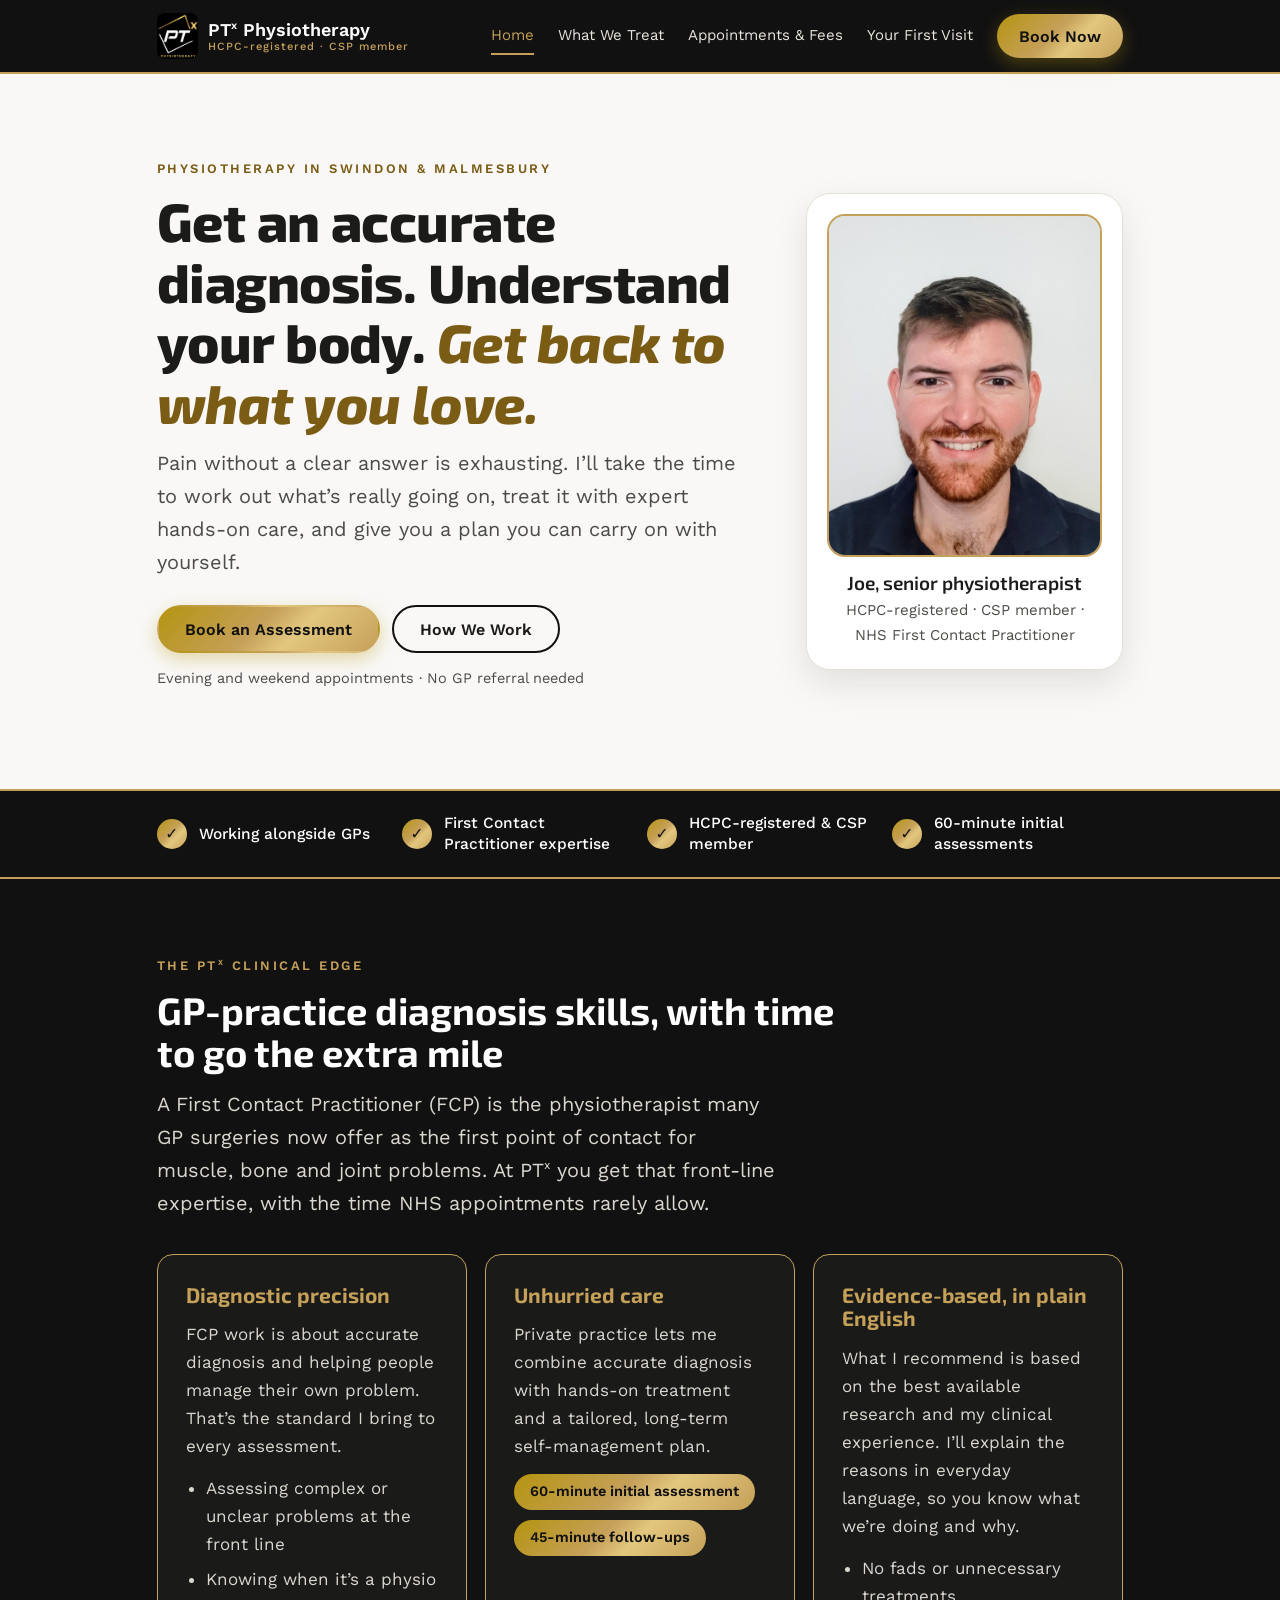
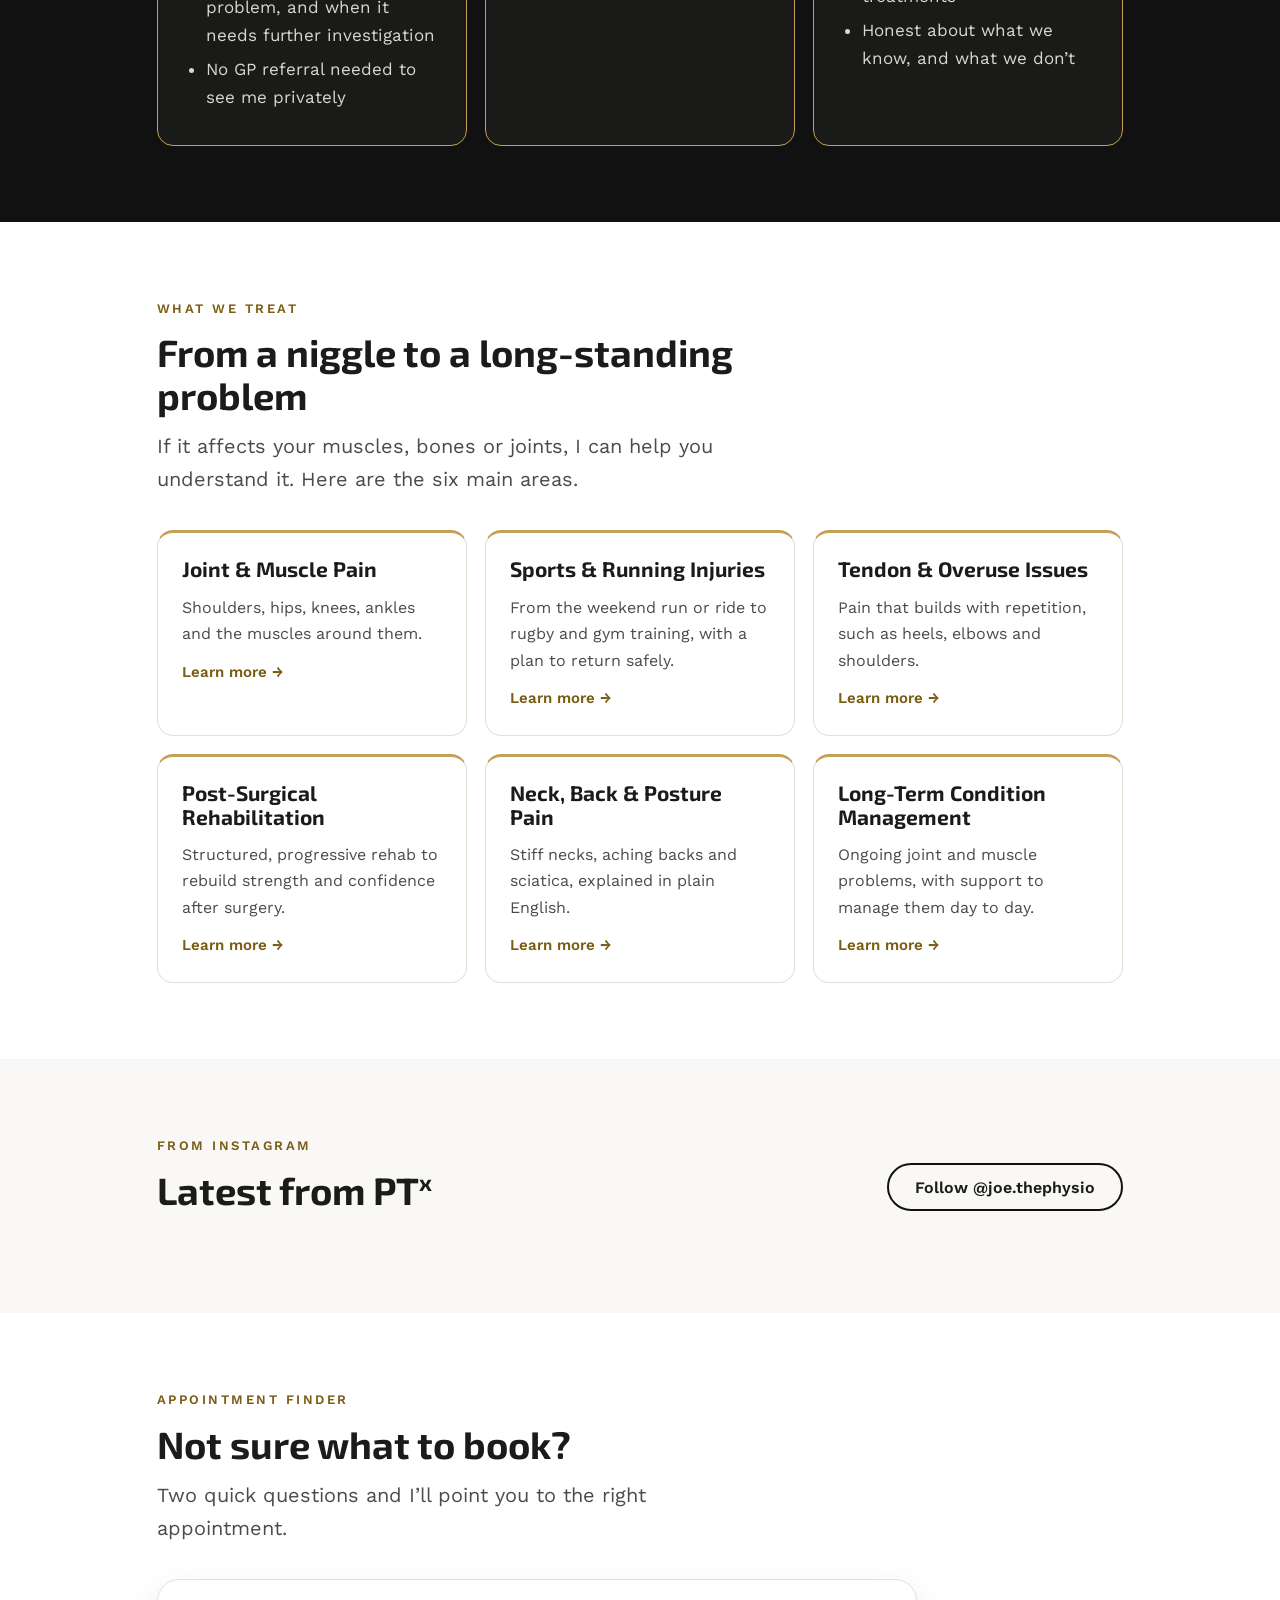
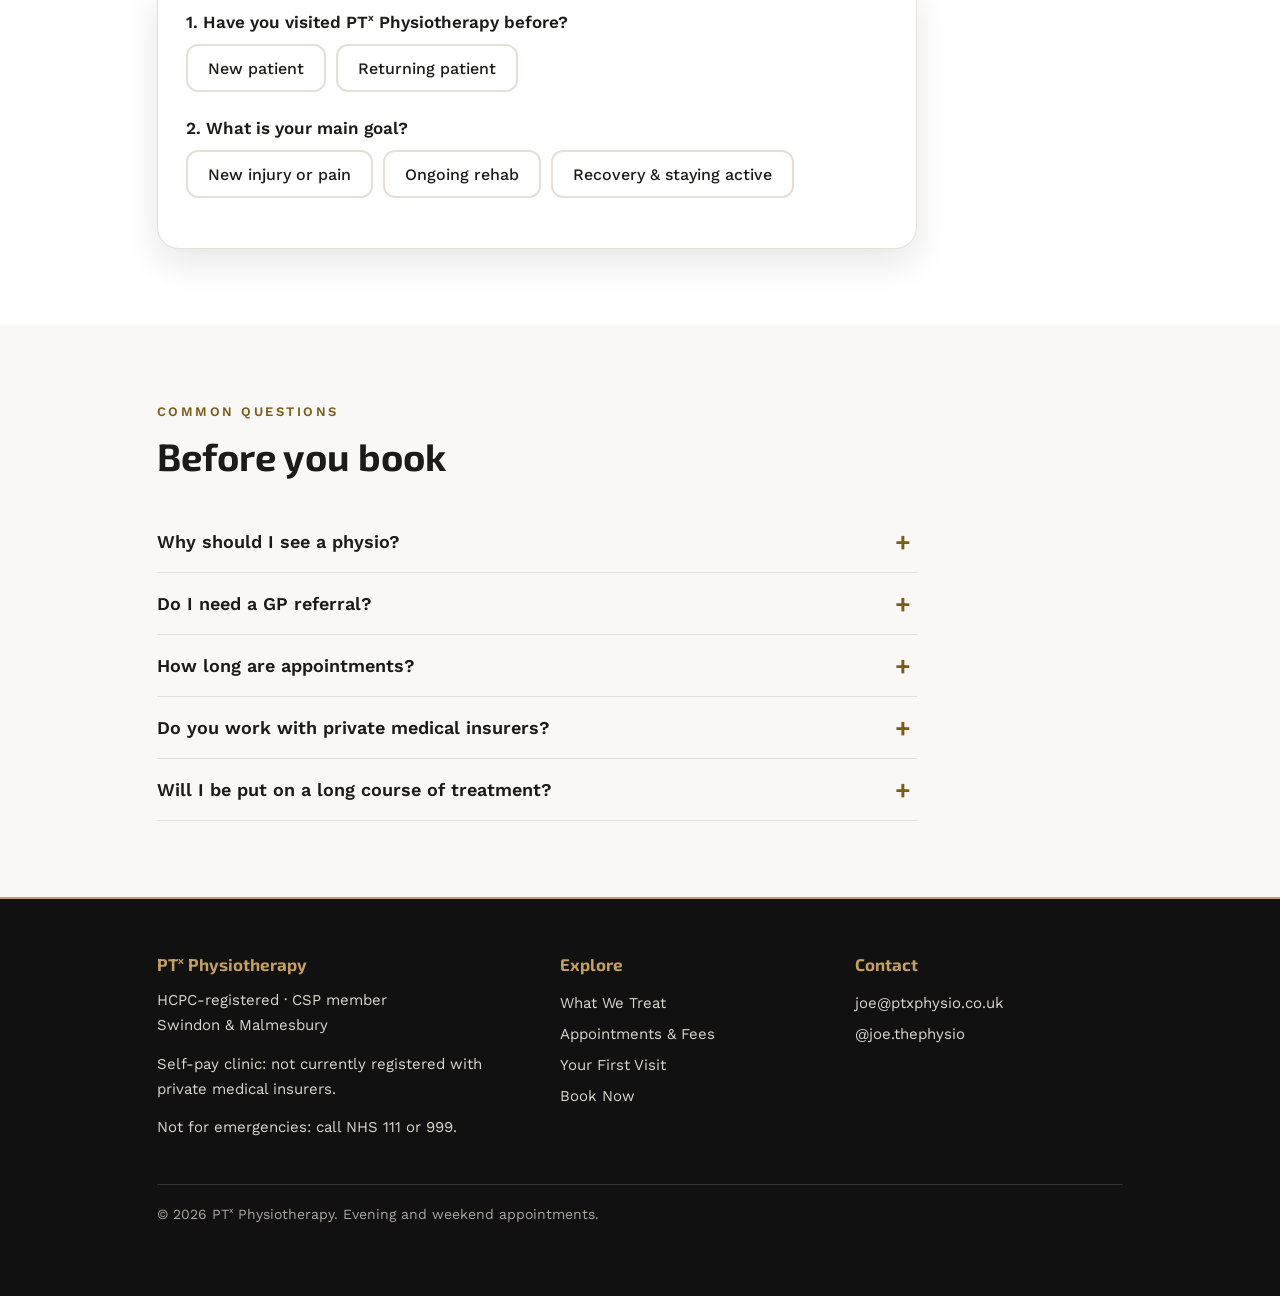
<file: index.html>
<!DOCTYPE html>
<html lang="en-GB">
<head>
  <meta charset="utf-8">
  <meta name="viewport" content="width=device-width, initial-scale=1">
  <title>PTˣ Physiotherapy | Swindon &amp; Malmesbury</title>
  <meta name="description" content="Accurate diagnosis, hands-on treatment and tailored self-management from an HCPC-registered, CSP member First Contact Practitioner in Swindon and Malmesbury. 60-minute initial assessments.">
  <meta name="theme-color" content="#111111">
  <!-- Link previews (WhatsApp, Facebook, iMessage, etc.) -->
  <meta property="og:type" content="website">
  <meta property="og:site_name" content="PTˣ Physiotherapy">
  <meta property="og:title" content="PTˣ Physiotherapy | Swindon &amp; Malmesbury">
  <meta property="og:description" content="Accurate diagnosis, hands-on treatment and tailored self-management from an HCPC-registered, CSP member First Contact Practitioner in Swindon and Malmesbury. 60-minute initial assessments.">
  <meta property="og:url" content="https://ptxphysio.co.uk/">
  <meta property="og:image" content="https://ptxphysio.co.uk/og-image.jpg">
  <meta property="og:image:width" content="1200">
  <meta property="og:image:height" content="630">
  <meta property="og:image:alt" content="PTˣ Physiotherapy logo">
  <meta name="twitter:card" content="summary_large_image">
  <meta name="twitter:image" content="https://ptxphysio.co.uk/og-image.jpg">
  <link rel="preconnect" href="https://fonts.googleapis.com">
  <link rel="preconnect" href="https://fonts.gstatic.com" crossorigin>
  <link rel="stylesheet" href="https://fonts.googleapis.com/css2?family=Exo+2:ital,wght@0,600;0,700;0,800;1,700;1,800&family=Work+Sans:wght@400;500;600&display=swap">
  <link rel="icon" href="favicon.ico" sizes="any">
  <link rel="icon" type="image/png" sizes="32x32" href="favicon-32.png">
  <link rel="apple-touch-icon" href="apple-touch-icon.png">
  <link rel="stylesheet" href="styles.css">
</head>
<body>
  <a class="skip-link" href="#main">Skip to content</a>

  <!-- ===== SHARED HEADER (copy to every page) ===== -->
  <header class="site-header">
    <div class="header-inner">
      <a class="logo" href="index.html" aria-label="PTˣ Physiotherapy home">
        <img src="ptx-logo.jpg" alt="" width="42" height="46">
        <span>PT<sup>x</sup> Physiotherapy<small>HCPC-registered · CSP member</small></span>
      </a>
      <button class="menu-toggle" aria-label="Menu" aria-expanded="false" aria-controls="site-nav">☰</button>
      <nav class="nav" id="site-nav" aria-label="Main">
        <a href="index.html">Home</a>
        <a href="conditions.html">What We Treat</a>
        <a href="services.html">Appointments &amp; Fees</a>
        <a href="first-visit.html">Your First Visit</a>
        <a class="btn btn-gold" href="book.html">Book Now</a>
      </nav>
    </div>
  </header>

  <main id="main">

    <!-- ===== HERO ===== -->
    <section class="hero">
      <div class="container hero-grid">
        <div>
          <p class="eyebrow">Physiotherapy in Swindon &amp; Malmesbury</p>
          <h1>Get an accurate diagnosis. Understand your body. <em>Get back to what you love.</em></h1>
          <p class="lede">Pain without a clear answer is exhausting. I’ll take the time to work out what’s really going on, treat it with expert hands-on care, and give you a plan you can carry on with yourself.</p>
          <div class="btn-row">
            <a class="btn btn-gold" href="book.html">Book an Assessment</a>
            <a class="btn btn-outline" href="first-visit.html">How We Work</a>
          </div>
          <p class="micro">Evening and weekend appointments · No GP referral needed</p>
        </div>
        <aside class="logo-card" aria-label="About PTˣ">
          <div class="photo"><img src="joe.jpg" alt="Joe, physiotherapist at PTˣ Physiotherapy" width="320" height="400"></div>
          <b>Joe, senior physiotherapist</b>
          <p>HCPC-registered · CSP member · NHS First Contact Practitioner</p>
        </aside>
      </div>
    </section>

    <!-- ===== CREDENTIAL STRIP ===== -->
    <div class="cred-strip">
      <div class="container">
        <ul class="cred-list">
          <li>Working alongside GPs</li>
          <li>First Contact Practitioner expertise</li>
          <li>HCPC-registered &amp; CSP member</li>
          <li>60-minute initial assessments</li>
        </ul>
      </div>
    </div>

    <!-- ===== THE PTˣ CLINICAL EDGE ===== -->
    <section class="section dark" id="edge">
      <div class="container">
        <div class="section-head">
          <p class="eyebrow">The PT<sup>x</sup> clinical edge</p>
          <h2>GP-practice diagnosis skills, with time to go the extra mile</h2>
          <p class="lede">A First Contact Practitioner (FCP) is the physiotherapist many GP surgeries now offer as the first point of contact for muscle, bone and joint problems. At PT<sup>x</sup> you get that front-line expertise, with the time NHS appointments rarely allow.</p>
        </div>
        <div class="grid three">
          <article class="edge-card">
            <h3>Diagnostic precision</h3>
            <p>FCP work is about accurate diagnosis and helping people manage their own problem. That’s the standard I bring to every assessment.</p>
            <ul>
              <li>Assessing complex or unclear problems at the front line</li>
              <li>Knowing when it’s a physio problem, and when it needs further investigation</li>
              <li>No GP referral needed to see me privately</li>
            </ul>
          </article>
          <article class="edge-card">
            <h3>Unhurried care</h3>
            <p>Private practice lets me combine accurate diagnosis with hands-on treatment and a tailored, long-term self-management plan.</p>
            <div class="time-pills">
              <span class="pill">60-minute initial assessment</span>
              <span class="pill">45-minute follow-ups</span>
            </div>
          </article>
          <article class="edge-card">
            <h3>Evidence-based, in plain English</h3>
            <p>What I recommend is based on the best available research and my clinical experience. I’ll explain the reasons in everyday language, so you know what we’re doing and why.</p>
            <ul>
              <li>No fads or unnecessary treatments</li>
              <li>Honest about what we know, and what we don’t</li>
            </ul>
          </article>
        </div>
      </div>
    </section>

    <!-- ===== BROAD CLINICAL SCOPE ===== -->
    <section class="section" id="scope">
      <div class="container">
        <div class="section-head">
          <p class="eyebrow">What we treat</p>
          <h2>From a niggle to a long-standing problem</h2>
          <p class="lede">If it affects your muscles, bones or joints, I can help you understand it. Here are the six main areas.</p>
        </div>
        <div class="grid three">
          <a class="card" href="conditions.html#joint-muscle"><h3>Joint &amp; Muscle Pain</h3><p>Shoulders, hips, knees, ankles and the muscles around them.</p><span class="more">Learn more →</span></a>
          <a class="card" href="conditions.html#sports"><h3>Sports &amp; Running Injuries</h3><p>From the weekend run or ride to rugby and gym training, with a plan to return safely.</p><span class="more">Learn more →</span></a>
          <a class="card" href="conditions.html#tendon"><h3>Tendon &amp; Overuse Issues</h3><p>Pain that builds with repetition, such as heels, elbows and shoulders.</p><span class="more">Learn more →</span></a>
          <a class="card" href="conditions.html#post-surgical"><h3>Post-Surgical Rehabilitation</h3><p>Structured, progressive rehab to rebuild strength and confidence after surgery.</p><span class="more">Learn more →</span></a>
          <a class="card" href="conditions.html#neck-back"><h3>Neck, Back &amp; Posture Pain</h3><p>Stiff necks, aching backs and sciatica, explained in plain English.</p><span class="more">Learn more →</span></a>
          <a class="card" href="conditions.html#long-term"><h3>Long-Term Condition Management</h3><p>Ongoing joint and muscle problems, with support to manage them day to day.</p><span class="more">Learn more →</span></a>
        </div>
      </div>
    </section>

    <!-- ===== INSTAGRAM FEED (Behold widget; updates automatically) =====
         Behold's domain whitelist must include ptxphysio.co.uk and www.ptxphysio.co.uk -->
    <section class="section alt" id="instagram">
      <div class="container">
        <div class="insta-head">
          <div>
            <p class="eyebrow">From Instagram</p>
            <h2>Latest from PT<sup>x</sup></h2>
          </div>
          <a class="btn btn-outline" href="https://www.instagram.com/joe.thephysio/" rel="noopener">Follow @joe.thephysio</a>
        </div>
        <behold-widget feed-id="lTQfxNWWjiFn6rNhVirF"></behold-widget>
        <script>
          (() => {
            if(window.__bhldScript)return;window.__bhldScript=true;
            const d=document,s=d.createElement("script");s.type="module";
            s.src="https://w.behold.so/widget.js";setTimeout(()=>{d.head.append(s);},0);
          })();
        </script>
      </div>
    </section>

    <!-- ===== APPOINTMENT FINDER ===== -->
    <section class="section" id="finder">
      <div class="container">
        <div class="section-head">
          <p class="eyebrow">Appointment finder</p>
          <h2>Not sure what to book?</h2>
          <p class="lede">Two quick questions and I’ll point you to the right appointment.</p>
        </div>
        <div class="finder" data-finder>
          <p class="q" id="q-who">1. Have you visited PT<sup>x</sup> Physiotherapy before?</p>
          <div class="opts" role="group" aria-labelledby="q-who">
            <button class="opt" data-q="who" data-v="new" aria-pressed="false">New patient</button>
            <button class="opt" data-q="who" data-v="returning" aria-pressed="false">Returning patient</button>
          </div>
          <p class="q" id="q-goal">2. What is your main goal?</p>
          <div class="opts" role="group" aria-labelledby="q-goal">
            <button class="opt" data-q="goal" data-v="pain" aria-pressed="false">New injury or pain</button>
            <button class="opt" data-q="goal" data-v="rehab" aria-pressed="false">Ongoing rehab</button>
            <button class="opt" data-q="goal" data-v="active" aria-pressed="false">Recovery &amp; staying active</button>
          </div>
          <div data-finder-result aria-live="polite"></div>
        </div>
      </div>
    </section>

    <!-- ===== FAQ ===== -->
    <section class="section alt" id="faq">
      <div class="container">
        <div class="section-head"><p class="eyebrow">Common questions</p><h2>Before you book</h2></div>
        <div class="faq">
          <div class="faq-item">
            <button class="faq-q" aria-expanded="false" aria-controls="faq-6" id="faq-q-6">Why should I see a physio?</button>
            <div class="faq-a" id="faq-6" role="region" aria-labelledby="faq-q-6" hidden>Physiotherapists are trained to work out why you’re in pain or struggling to move, and to help you recover with exercise, hands-on treatment and clear advice. Seeing one can give you an accurate diagnosis, a plan you can follow and the confidence to manage the problem yourself. Everything I suggest is based on the best available evidence, explained in plain English.</div>
          </div>
          <div class="faq-item">
            <button class="faq-q" aria-expanded="false" aria-controls="faq-1" id="faq-q-1">Do I need a GP referral?</button>
            <div class="faq-a" id="faq-1" role="region" aria-labelledby="faq-q-1" hidden>No. You can book directly with me, with no referral from your GP.</div>
          </div>
          <div class="faq-item">
            <button class="faq-q" aria-expanded="false" aria-controls="faq-2" id="faq-q-2">How long are appointments?</button>
            <div class="faq-a" id="faq-2" role="region" aria-labelledby="faq-q-2" hidden>Initial assessments are a full 60 minutes. Follow-up sessions are 45 minutes.</div>
          </div>
          <div class="faq-item">
            <button class="faq-q" aria-expanded="false" aria-controls="faq-4" id="faq-q-4">Do you work with private medical insurers?</button>
            <div class="faq-a" id="faq-4" role="region" aria-labelledby="faq-q-4" hidden>PT<sup>x</sup> is not currently registered with any private medical insurers, so appointments are self-pay. If your policy lets you claim for physiotherapy outside its approved network, ask your insurer before booking. I can provide a receipt for your records.</div>
          </div>
          <div class="faq-item">
            <button class="faq-q" aria-expanded="false" aria-controls="faq-3" id="faq-q-3">Will I be put on a long course of treatment?</button>
            <div class="faq-a" id="faq-3" role="region" aria-labelledby="faq-q-3" hidden>No. Everything starts with one assessment. If you need more, we agree it together, and if I can’t help I’ll tell you who can.</div>
          </div>
        </div>
      </div>
    </section>

  </main>

  <!-- ===== SHARED FOOTER (copy to every page) ===== -->
  <footer class="site-footer">
    <div class="container">
      <div class="footer-grid">
        <div>
          <h3>PT<sup>x</sup> Physiotherapy</h3>
          <p>HCPC-registered · CSP member<br>Swindon &amp; Malmesbury</p>
          <p>Self-pay clinic: not currently registered with private medical insurers.</p>
          <p>Not for emergencies: call NHS 111 or 999.</p>
        </div>
        <div>
          <h3>Explore</h3>
          <a href="conditions.html">What We Treat</a>
          <a href="services.html">Appointments &amp; Fees</a>
          <a href="first-visit.html">Your First Visit</a>
          <a href="book.html">Book Now</a>
        </div>
        <div>
          <h3>Contact</h3>
          <a href="mailto:joe@ptxphysio.co.uk">joe@ptxphysio.co.uk</a>
          <a href="https://www.instagram.com/joe.thephysio/" rel="noopener">@joe.thephysio</a>
        </div>
      </div>
      <p class="legal">© <span id="year">2026</span> PT<sup>x</sup> Physiotherapy. Evening and weekend appointments.</p>
    </div>
  </footer>

  <!-- ===== STICKY MOBILE BAR (shows on phones only) ===== -->
  <div class="mobile-bar">
    <a class="btn btn-gold" href="book.html">Book Online</a>
  </div>

  <script src="script.js"></script>
</body>
</html>
</file>
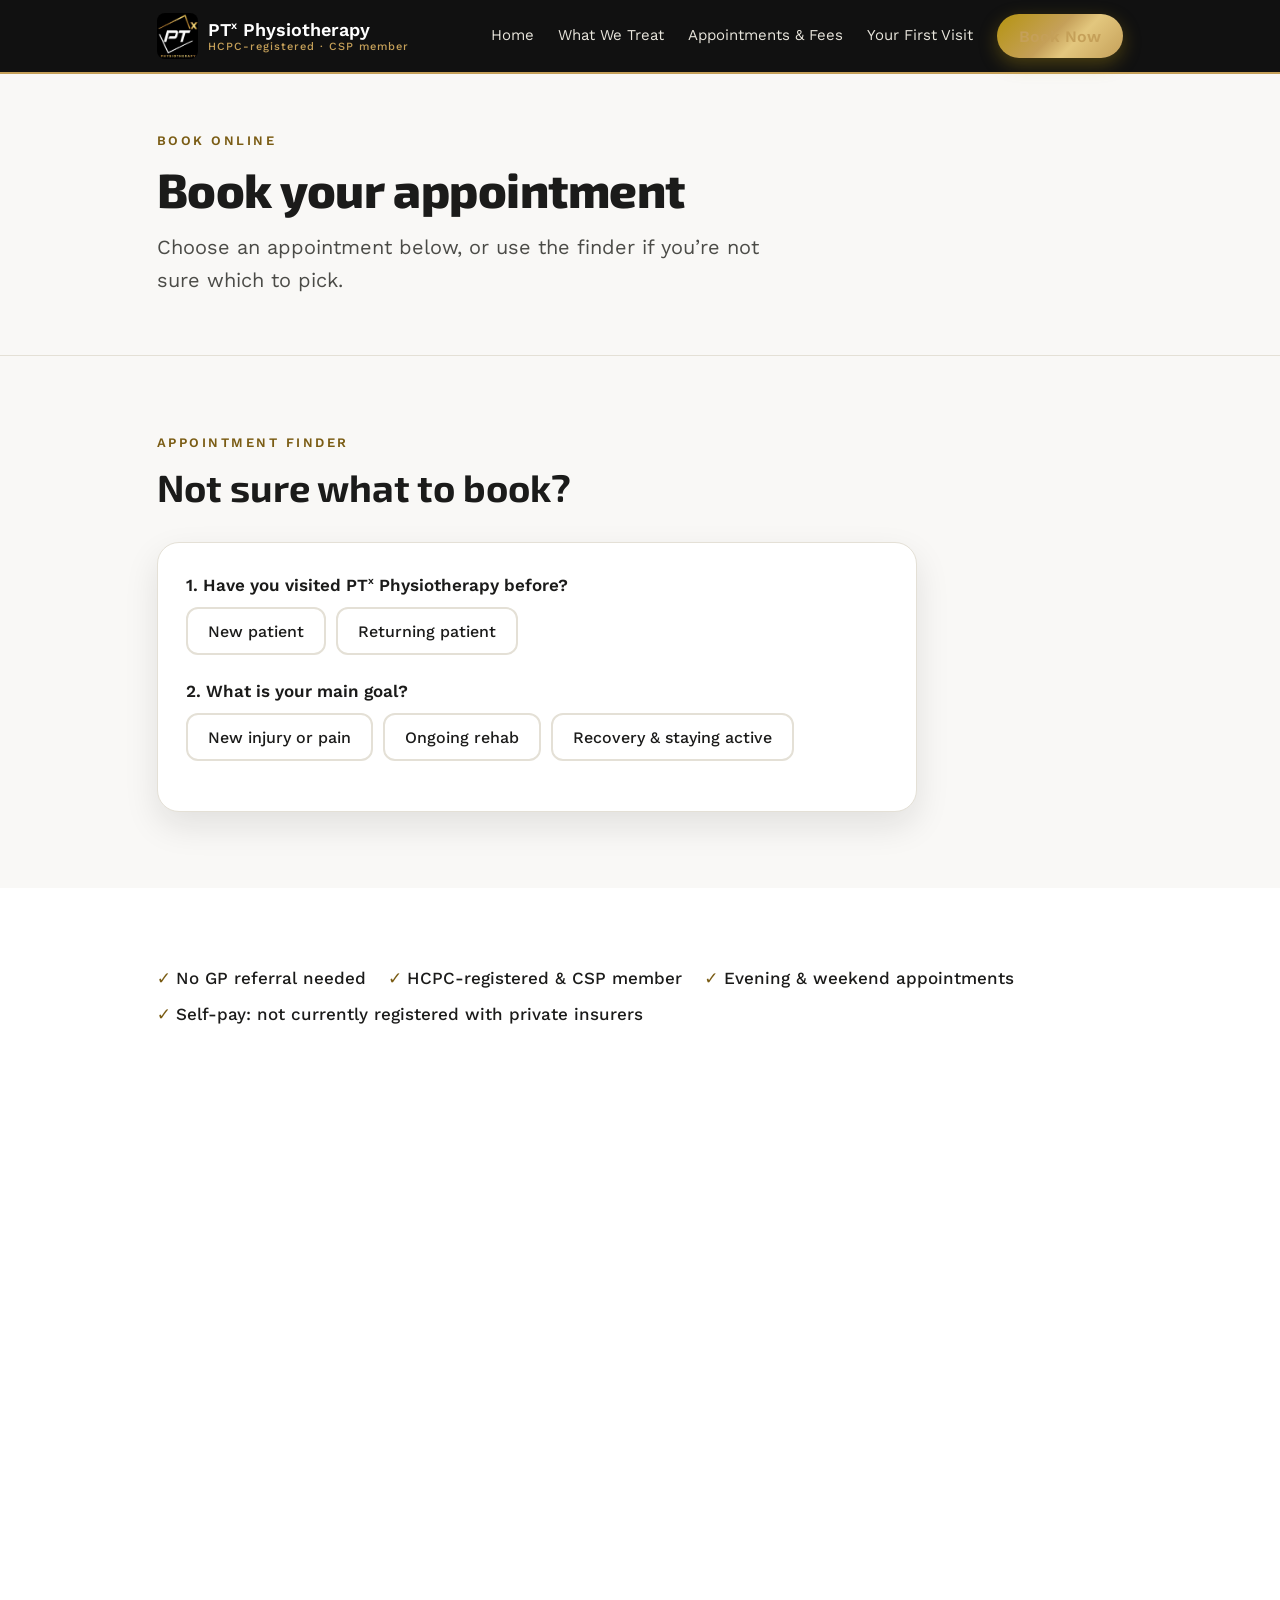
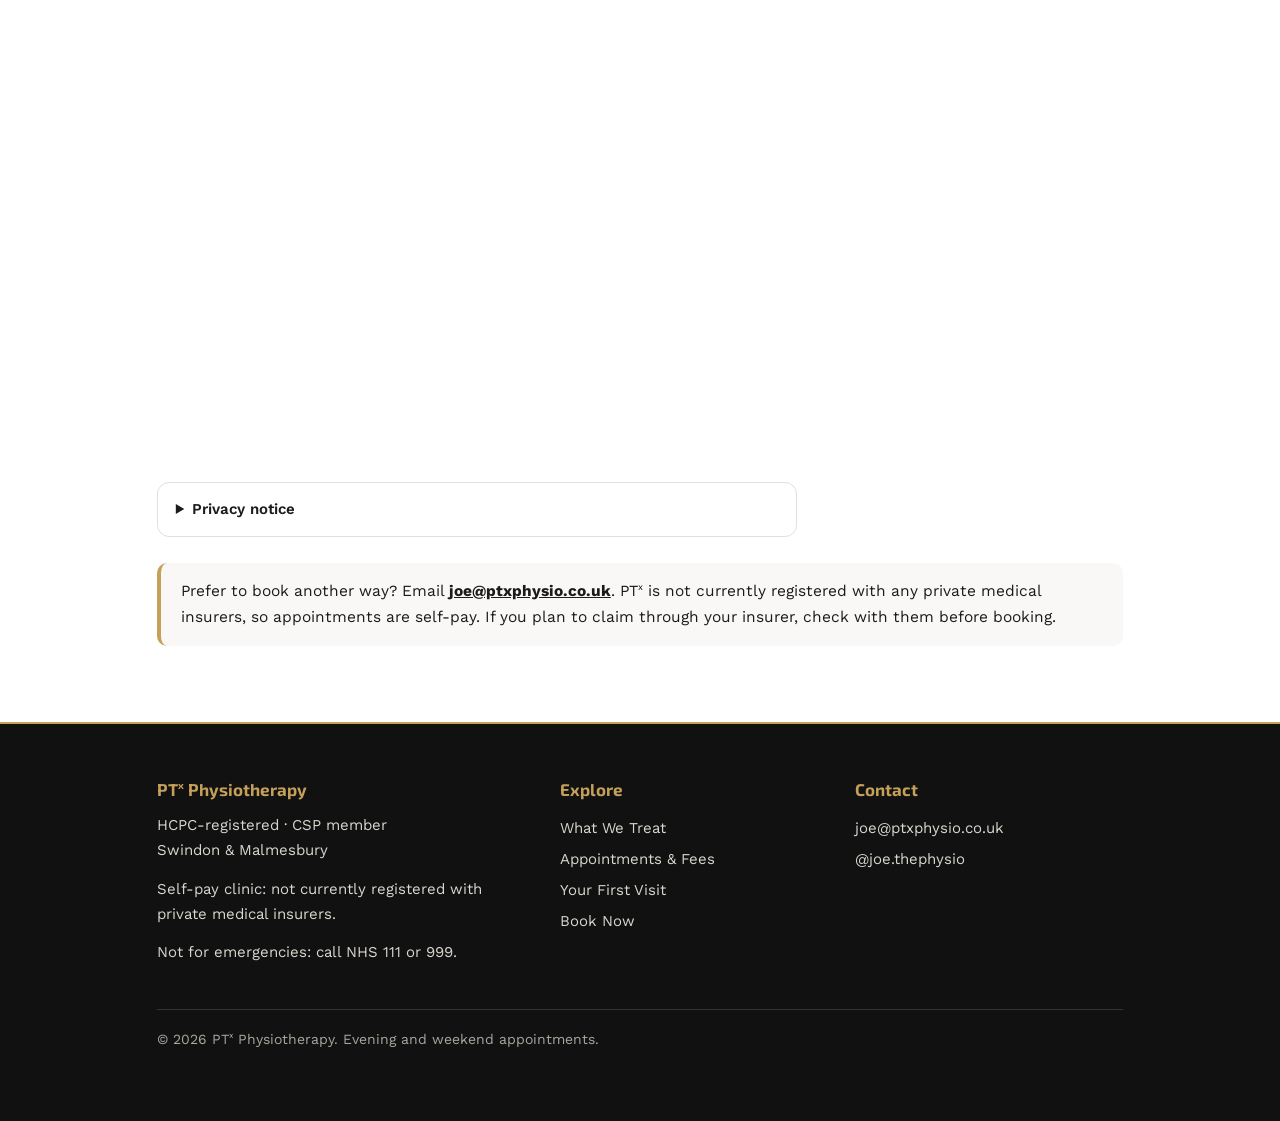
<file: book.html>
<!DOCTYPE html>
<html lang="en-GB">
<head>
  <meta charset="utf-8">
  <meta name="viewport" content="width=device-width, initial-scale=1">
  <title>Book an Appointment | PTˣ Physiotherapy</title>
  <meta name="description" content="Book a physiotherapy assessment in Swindon or Malmesbury. 60-minute initial assessments, evening and weekend appointments, no GP referral needed.">
  <meta name="theme-color" content="#111111">
  <!-- Link previews (WhatsApp, Facebook, iMessage, etc.) -->
  <meta property="og:type" content="website">
  <meta property="og:site_name" content="PTˣ Physiotherapy">
  <meta property="og:title" content="Book an Appointment | PTˣ Physiotherapy">
  <meta property="og:description" content="Book a physiotherapy assessment in Swindon or Malmesbury. 60-minute initial assessments, evening and weekend appointments, no GP referral needed.">
  <meta property="og:url" content="https://ptxphysio.co.uk/book.html">
  <meta property="og:image" content="https://ptxphysio.co.uk/og-image.jpg">
  <meta property="og:image:width" content="1200">
  <meta property="og:image:height" content="630">
  <meta property="og:image:alt" content="PTˣ Physiotherapy logo">
  <meta name="twitter:card" content="summary_large_image">
  <meta name="twitter:image" content="https://ptxphysio.co.uk/og-image.jpg">
  <link rel="preconnect" href="https://fonts.googleapis.com">
  <link rel="preconnect" href="https://fonts.gstatic.com" crossorigin>
  <link rel="stylesheet" href="https://fonts.googleapis.com/css2?family=Exo+2:ital,wght@0,600;0,700;0,800;1,700;1,800&family=Work+Sans:wght@400;500;600&display=swap">
  <link rel="icon" href="favicon.ico" sizes="any">
  <link rel="icon" type="image/png" sizes="32x32" href="favicon-32.png">
  <link rel="apple-touch-icon" href="apple-touch-icon.png">
  <link rel="stylesheet" href="styles.css">
</head>
<body>
  <a class="skip-link" href="#main">Skip to content</a>

  <!-- ===== SHARED HEADER (copy to every page) ===== -->
  <header class="site-header">
    <div class="header-inner">
      <a class="logo" href="index.html" aria-label="PTˣ Physiotherapy home">
        <img src="ptx-logo.jpg" alt="" width="42" height="46">
        <span>PT<sup>x</sup> Physiotherapy<small>HCPC-registered · CSP member</small></span>
      </a>
      <button class="menu-toggle" aria-label="Menu" aria-expanded="false" aria-controls="site-nav">☰</button>
      <nav class="nav" id="site-nav" aria-label="Main">
        <a href="index.html">Home</a>
        <a href="conditions.html">What We Treat</a>
        <a href="services.html">Appointments &amp; Fees</a>
        <a href="first-visit.html">Your First Visit</a>
        <a class="btn btn-gold" href="book.html">Book Now</a>
      </nav>
    </div>
  </header>

  <main id="main">
    <section class="page-hero">
      <div class="container">
        <p class="eyebrow">Book online</p>
        <h1>Book your appointment</h1>
        <p class="lede">Choose an appointment below, or use the finder if you’re not sure which to pick.</p>
      </div>
    </section>

    <section class="section alt" id="finder">
      <div class="container">
        <div class="section-head"><p class="eyebrow">Appointment finder</p><h2>Not sure what to book?</h2></div>
        <div class="finder" data-finder>
          <p class="q" id="q-who">1. Have you visited PT<sup>x</sup> Physiotherapy before?</p>
          <div class="opts" role="group" aria-labelledby="q-who">
            <button class="opt" data-q="who" data-v="new" aria-pressed="false">New patient</button>
            <button class="opt" data-q="who" data-v="returning" aria-pressed="false">Returning patient</button>
          </div>
          <p class="q" id="q-goal">2. What is your main goal?</p>
          <div class="opts" role="group" aria-labelledby="q-goal">
            <button class="opt" data-q="goal" data-v="pain" aria-pressed="false">New injury or pain</button>
            <button class="opt" data-q="goal" data-v="rehab" aria-pressed="false">Ongoing rehab</button>
            <button class="opt" data-q="goal" data-v="active" aria-pressed="false">Recovery &amp; staying active</button>
          </div>
          <div data-finder-result aria-live="polite"></div>
        </div>
      </div>
    </section>

    <section class="section" id="booking">
      <div class="container">
        <ul class="badges"><li>No GP referral needed</li><li>HCPC-registered &amp; CSP member</li><li>Evening &amp; weekend appointments</li><li>Self-pay: not currently registered with private insurers</li></ul>

        <!-- Cliniko embed: set CONFIG.clinikoUrl in script.js to show it (the request form below then hides) -->
        <div id="cliniko-embed"></div>

        <!-- Request form: used until online booking is connected -->
        <div id="request-form">
          <p class="micro">Not for emergencies: call NHS 111 or 999. Request an appointment below and I’ll confirm a time by email or phone.</p>
          <form class="form" id="booking-form">
            <label class="field">Full name<input id="f-name" required autocomplete="name"></label>
            <label class="field">Date of birth<input id="f-dob" type="date" required autocomplete="bday"></label>
            <label class="field">Address<input id="f-address" required autocomplete="street-address"></label>
            <div class="field-row">
              <label class="field">Postcode<input id="f-postcode" required autocomplete="postal-code"></label>
              <label class="field">Telephone<input id="f-phone" type="tel" required autocomplete="tel"></label>
            </div>
            <label class="field">Email<input id="f-email" type="email" required autocomplete="email"></label>
            <label class="field">Appointment
              <select id="f-type"><option>Initial assessment (60 min)</option><option>Follow-up session (45 min)</option><option>Not sure yet</option></select>
            </label>
            <label class="field">When suits you? (evenings and weekends)<input id="f-times"></label>
            <label class="field">What’s the problem? (brief description)<textarea id="f-issue" required></textarea></label>
            <label class="consent"><input type="checkbox" id="f-consent" required><span>I agree to PT<sup>x</sup> using these details, including health information I’ve given, to arrange my appointment. Details are sent by email, which isn’t fully secure, so please keep the description brief.</span></label>
            <button class="btn btn-gold" type="submit">Request appointment</button>
          </form>

        </div>

        <details class="privacy">
          <summary>Privacy notice</summary>
          <p><strong>Who I am:</strong> PT<sup>x</sup> Physiotherapy (Joe, sole practitioner), joe@ptxphysio.co.uk.</p>
          <p><strong>What I collect:</strong> the details you enter when you book.</p>
          <p><strong>Why:</strong> to arrange and deliver your appointment and, if you become a patient, to keep your clinical record. Health information is special category data, which I use with your explicit consent and to provide healthcare.</p>
          <p><strong>Who sees it:</strong> only me. Online bookings and clinical records are held in Cliniko, the practice-management software I use, which processes them on my behalf. I don’t sell or share your details, except where the law requires it or to protect your safety.</p>
          <p><strong>How long:</strong> clinical records are kept securely for as long as professional guidance requires. Enquiries that don’t lead to an appointment are deleted when no longer needed.</p>
          <p><strong>Your rights:</strong> you can ask to see, correct or delete your information, or complain to the Information Commissioner’s Office (ico.org.uk).</p>
        </details>

        <div class="notice">Prefer to book another way? Email <a href="mailto:joe@ptxphysio.co.uk"><strong>joe@ptxphysio.co.uk</strong></a>. PT<sup>x</sup> is not currently registered with any private medical insurers, so appointments are self-pay. If you plan to claim through your insurer, check with them before booking.</div>
      </div>
    </section>
  </main>

  <!-- ===== SHARED FOOTER (copy to every page) ===== -->
  <footer class="site-footer">
    <div class="container">
      <div class="footer-grid">
        <div>
          <h3>PT<sup>x</sup> Physiotherapy</h3>
          <p>HCPC-registered · CSP member<br>Swindon &amp; Malmesbury</p>
          <p>Self-pay clinic: not currently registered with private medical insurers.</p>
          <p>Not for emergencies: call NHS 111 or 999.</p>
        </div>
        <div>
          <h3>Explore</h3>
          <a href="conditions.html">What We Treat</a>
          <a href="services.html">Appointments &amp; Fees</a>
          <a href="first-visit.html">Your First Visit</a>
          <a href="book.html">Book Now</a>
        </div>
        <div>
          <h3>Contact</h3>
          <a href="mailto:joe@ptxphysio.co.uk">joe@ptxphysio.co.uk</a>
          <a href="https://www.instagram.com/joe.thephysio/" rel="noopener">@joe.thephysio</a>
        </div>
      </div>
      <p class="legal">© <span id="year">2026</span> PT<sup>x</sup> Physiotherapy. Evening and weekend appointments.</p>
    </div>
  </footer>

  <!-- ===== STICKY MOBILE BAR (shows on phones only) ===== -->
  <div class="mobile-bar">
    <a class="btn btn-gold" href="book.html">Book Online</a>
  </div>

  <script src="script.js"></script>
</body>
</html>
</file>
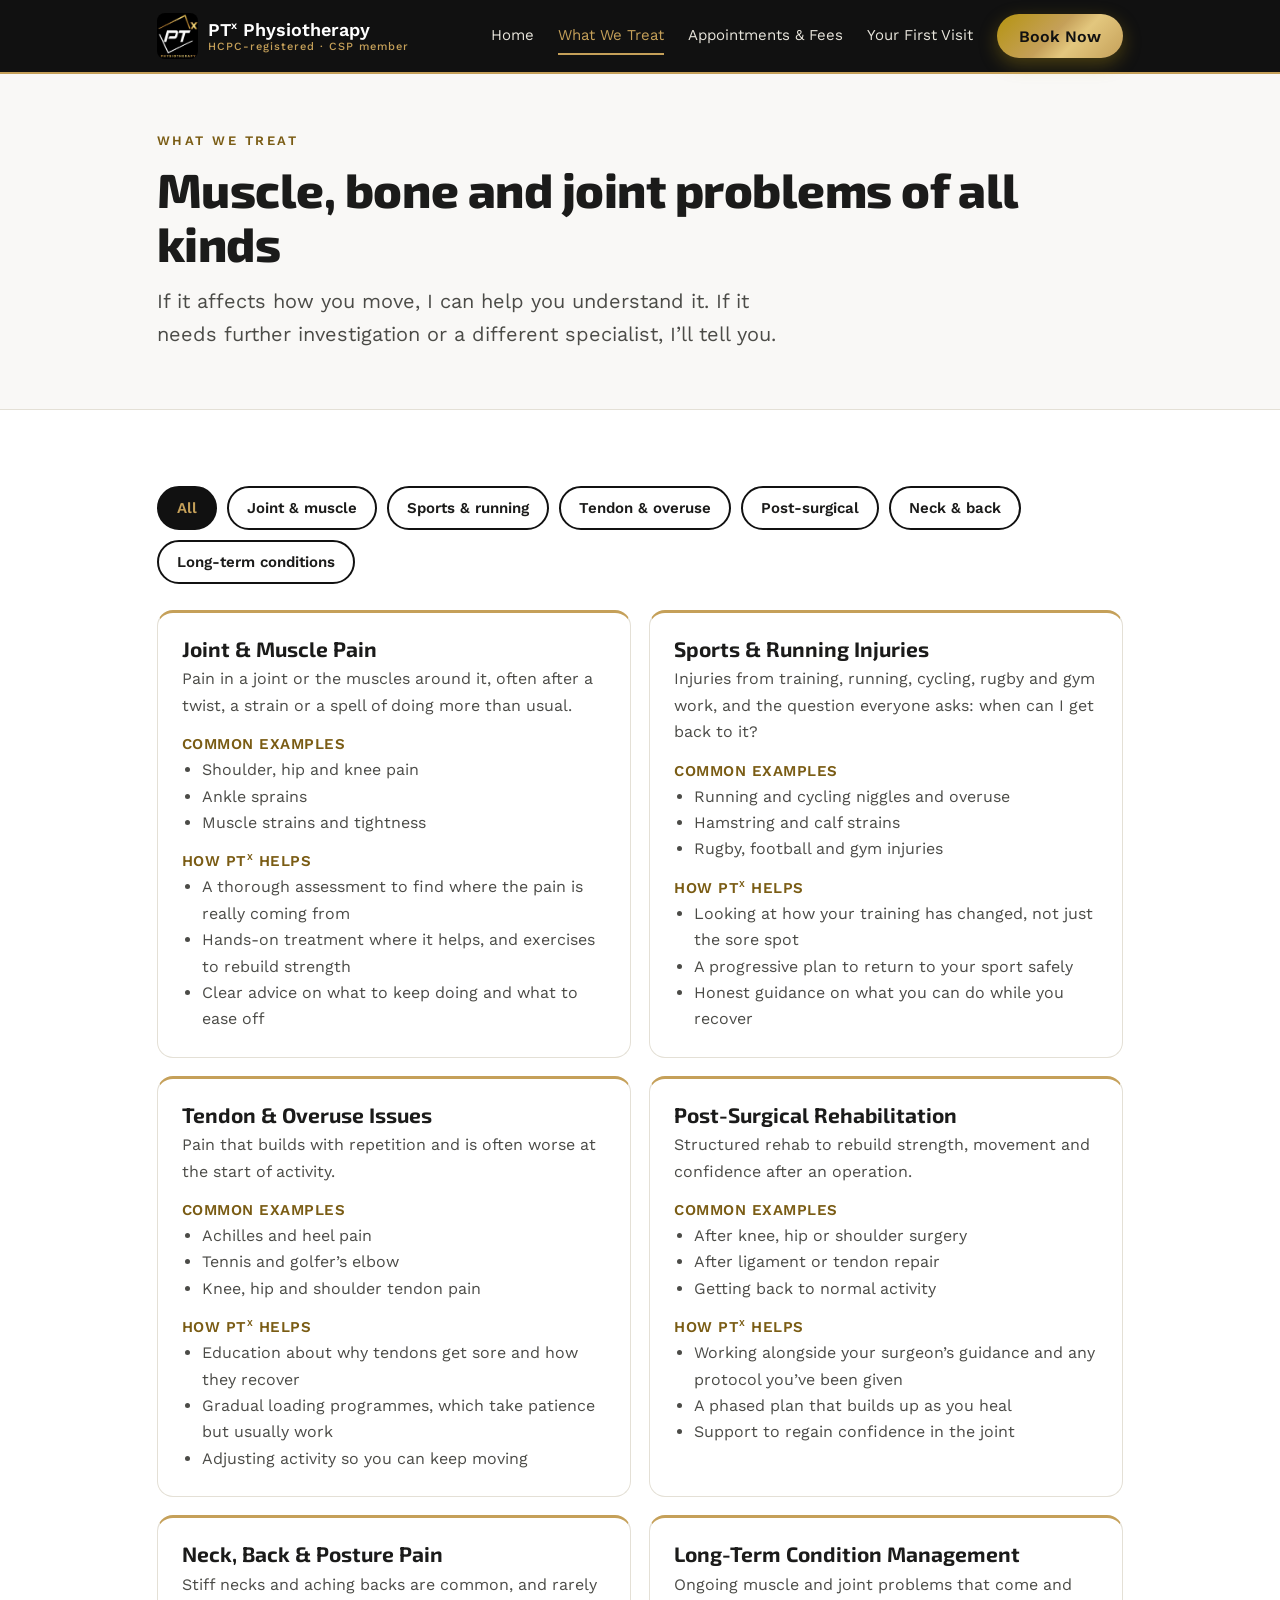
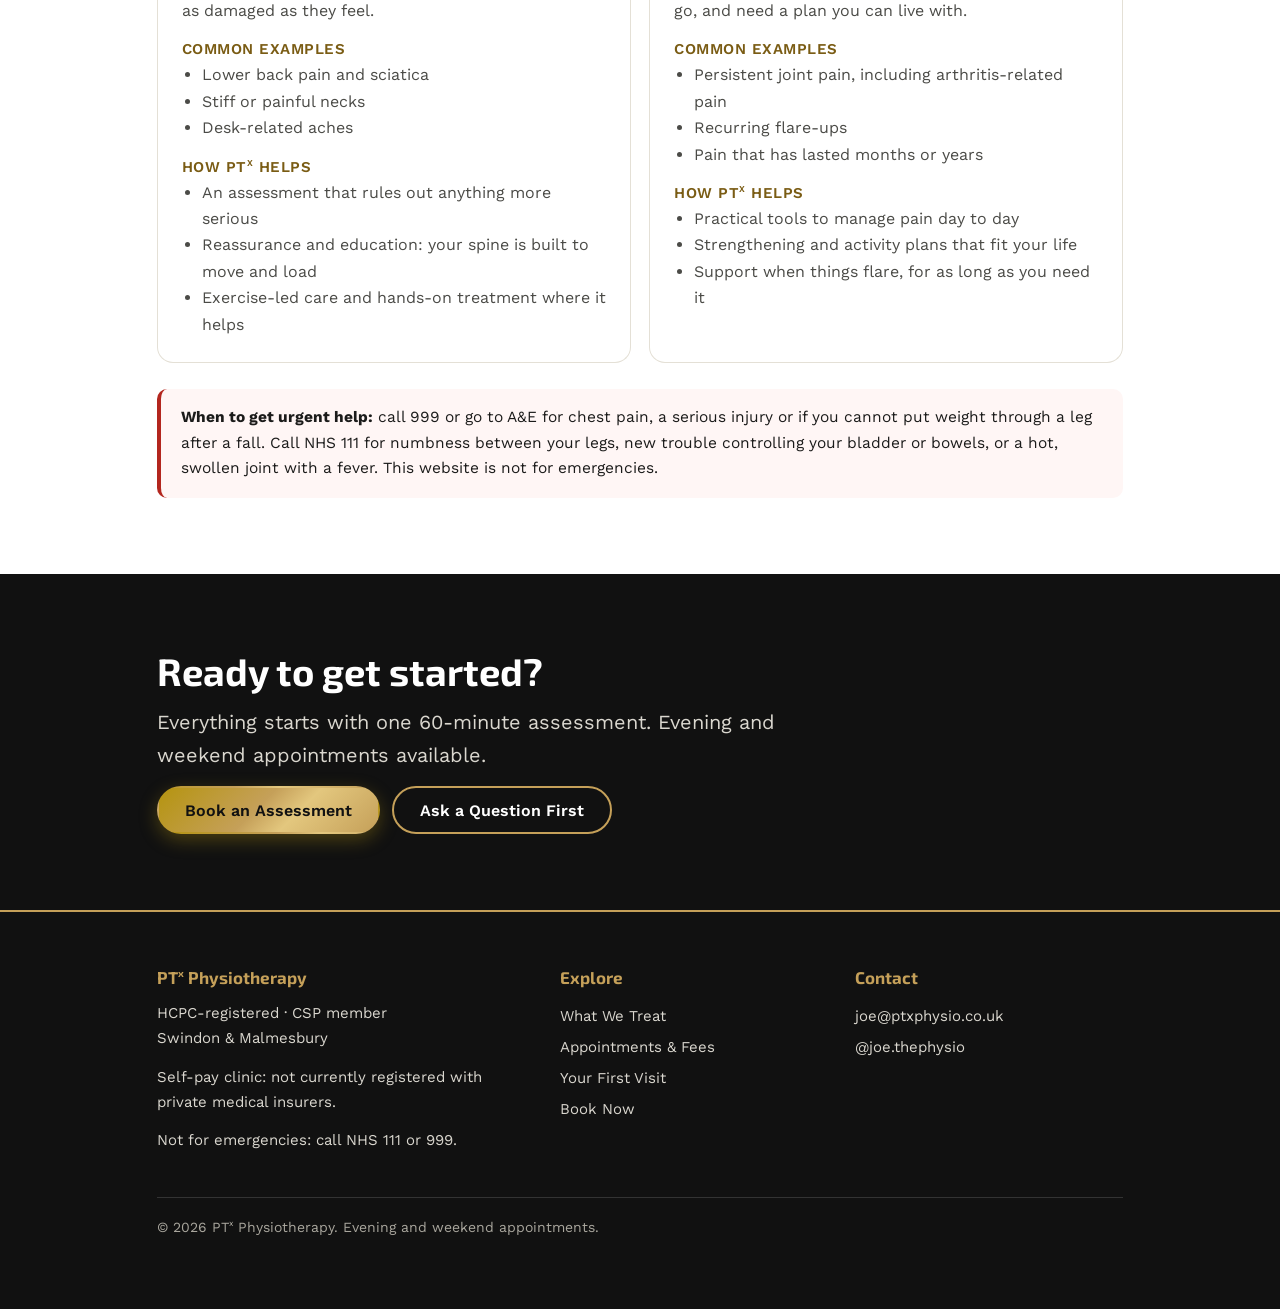
<file: conditions.html>
<!DOCTYPE html>
<html lang="en-GB">
<head>
  <meta charset="utf-8">
  <meta name="viewport" content="width=device-width, initial-scale=1">
  <title>What We Treat | PTˣ Physiotherapy</title>
  <meta name="description" content="Muscle, bone and joint problems treated by an HCPC-registered, CSP member physiotherapist in Swindon and Malmesbury.">
  <meta name="theme-color" content="#111111">
  <!-- Link previews (WhatsApp, Facebook, iMessage, etc.) -->
  <meta property="og:type" content="website">
  <meta property="og:site_name" content="PTˣ Physiotherapy">
  <meta property="og:title" content="What We Treat | PTˣ Physiotherapy">
  <meta property="og:description" content="Muscle, bone and joint problems treated by an HCPC-registered, CSP member physiotherapist in Swindon and Malmesbury.">
  <meta property="og:url" content="https://ptxphysio.co.uk/conditions.html">
  <meta property="og:image" content="https://ptxphysio.co.uk/og-image.jpg">
  <meta property="og:image:width" content="1200">
  <meta property="og:image:height" content="630">
  <meta property="og:image:alt" content="PTˣ Physiotherapy logo">
  <meta name="twitter:card" content="summary_large_image">
  <meta name="twitter:image" content="https://ptxphysio.co.uk/og-image.jpg">
  <link rel="preconnect" href="https://fonts.googleapis.com">
  <link rel="preconnect" href="https://fonts.gstatic.com" crossorigin>
  <link rel="stylesheet" href="https://fonts.googleapis.com/css2?family=Exo+2:ital,wght@0,600;0,700;0,800;1,700;1,800&family=Work+Sans:wght@400;500;600&display=swap">
  <link rel="icon" href="favicon.ico" sizes="any">
  <link rel="icon" type="image/png" sizes="32x32" href="favicon-32.png">
  <link rel="apple-touch-icon" href="apple-touch-icon.png">
  <link rel="stylesheet" href="styles.css">
</head>
<body>
  <a class="skip-link" href="#main">Skip to content</a>

  <!-- ===== SHARED HEADER (copy to every page) ===== -->
  <header class="site-header">
    <div class="header-inner">
      <a class="logo" href="index.html" aria-label="PTˣ Physiotherapy home">
        <img src="ptx-logo.jpg" alt="" width="42" height="46">
        <span>PT<sup>x</sup> Physiotherapy<small>HCPC-registered · CSP member</small></span>
      </a>
      <button class="menu-toggle" aria-label="Menu" aria-expanded="false" aria-controls="site-nav">☰</button>
      <nav class="nav" id="site-nav" aria-label="Main">
        <a href="index.html">Home</a>
        <a href="conditions.html">What We Treat</a>
        <a href="services.html">Appointments &amp; Fees</a>
        <a href="first-visit.html">Your First Visit</a>
        <a class="btn btn-gold" href="book.html">Book Now</a>
      </nav>
    </div>
  </header>

  <main id="main">
    <section class="page-hero">
      <div class="container">
        <p class="eyebrow">What we treat</p>
        <h1>Muscle, bone and joint problems of all kinds</h1>
        <p class="lede">If it affects how you move, I can help you understand it. If it needs further investigation or a different specialist, I’ll tell you.</p>
      </div>
    </section>

    <section class="section">
      <div class="container">
        <!-- Filter tabs: script.js shows or hides the cards below by data-category -->
        <div class="filters" role="group" aria-label="Filter conditions">
          <button class="filter-btn" data-filter="all" aria-pressed="true">All</button><button class="filter-btn" data-filter="joint-muscle" aria-pressed="false">Joint &amp; muscle</button><button class="filter-btn" data-filter="sports" aria-pressed="false">Sports &amp; running</button><button class="filter-btn" data-filter="tendon" aria-pressed="false">Tendon &amp; overuse</button><button class="filter-btn" data-filter="post-surgical" aria-pressed="false">Post-surgical</button><button class="filter-btn" data-filter="neck-back" aria-pressed="false">Neck &amp; back</button><button class="filter-btn" data-filter="long-term" aria-pressed="false">Long-term conditions</button>
        </div>
        <div class="grid two">
          <article class="card cond" id="joint-muscle" data-category="joint-muscle">
            <h3>Joint &amp; Muscle Pain</h3>
            <p>Pain in a joint or the muscles around it, often after a twist, a strain or a spell of doing more than usual.</p>
            <h4>Common examples</h4><ul><li>Shoulder, hip and knee pain</li><li>Ankle sprains</li><li>Muscle strains and tightness</li></ul>
            <h4>How PT<sup>x</sup> helps</h4><ul><li>A thorough assessment to find where the pain is really coming from</li><li>Hands-on treatment where it helps, and exercises to rebuild strength</li><li>Clear advice on what to keep doing and what to ease off</li></ul>
          </article>
          <article class="card cond" id="sports" data-category="sports">
            <h3>Sports &amp; Running Injuries</h3>
            <p>Injuries from training, running, cycling, rugby and gym work, and the question everyone asks: when can I get back to it?</p>
            <h4>Common examples</h4><ul><li>Running and cycling niggles and overuse</li><li>Hamstring and calf strains</li><li>Rugby, football and gym injuries</li></ul>
            <h4>How PT<sup>x</sup> helps</h4><ul><li>Looking at how your training has changed, not just the sore spot</li><li>A progressive plan to return to your sport safely</li><li>Honest guidance on what you can do while you recover</li></ul>
          </article>
          <article class="card cond" id="tendon" data-category="tendon">
            <h3>Tendon &amp; Overuse Issues</h3>
            <p>Pain that builds with repetition and is often worse at the start of activity.</p>
            <h4>Common examples</h4><ul><li>Achilles and heel pain</li><li>Tennis and golfer’s elbow</li><li>Knee, hip and shoulder tendon pain</li></ul>
            <h4>How PT<sup>x</sup> helps</h4><ul><li>Education about why tendons get sore and how they recover</li><li>Gradual loading programmes, which take patience but usually work</li><li>Adjusting activity so you can keep moving</li></ul>
          </article>
          <article class="card cond" id="post-surgical" data-category="post-surgical">
            <h3>Post-Surgical Rehabilitation</h3>
            <p>Structured rehab to rebuild strength, movement and confidence after an operation.</p>
            <h4>Common examples</h4><ul><li>After knee, hip or shoulder surgery</li><li>After ligament or tendon repair</li><li>Getting back to normal activity</li></ul>
            <h4>How PT<sup>x</sup> helps</h4><ul><li>Working alongside your surgeon’s guidance and any protocol you’ve been given</li><li>A phased plan that builds up as you heal</li><li>Support to regain confidence in the joint</li></ul>
          </article>
          <article class="card cond" id="neck-back" data-category="neck-back">
            <h3>Neck, Back &amp; Posture Pain</h3>
            <p>Stiff necks and aching backs are common, and rarely as damaged as they feel.</p>
            <h4>Common examples</h4><ul><li>Lower back pain and sciatica</li><li>Stiff or painful necks</li><li>Desk-related aches</li></ul>
            <h4>How PT<sup>x</sup> helps</h4><ul><li>An assessment that rules out anything more serious</li><li>Reassurance and education: your spine is built to move and load</li><li>Exercise-led care and hands-on treatment where it helps</li></ul>
          </article>
          <article class="card cond" id="long-term" data-category="long-term">
            <h3>Long-Term Condition Management</h3>
            <p>Ongoing muscle and joint problems that come and go, and need a plan you can live with.</p>
            <h4>Common examples</h4><ul><li>Persistent joint pain, including arthritis-related pain</li><li>Recurring flare-ups</li><li>Pain that has lasted months or years</li></ul>
            <h4>How PT<sup>x</sup> helps</h4><ul><li>Practical tools to manage pain day to day</li><li>Strengthening and activity plans that fit your life</li><li>Support when things flare, for as long as you need it</li></ul>
          </article>
        </div>
        <p class="notice urgent"><strong>When to get urgent help:</strong> call 999 or go to A&amp;E for chest pain, a serious injury or if you cannot put weight through a leg after a fall. Call NHS 111 for numbness between your legs, new trouble controlling your bladder or bowels, or a hot, swollen joint with a fever. This website is not for emergencies.</p>
      </div>
    </section>

    <!-- ===== CLOSING CALL TO ACTION ===== -->
    <section class="section dark">
      <div class="container">
        <h2>Ready to get started?</h2>
        <p class="lede">Everything starts with one 60-minute assessment. Evening and weekend appointments available.</p>
        <div class="btn-row"><a class="btn btn-gold" href="book.html">Book an Assessment</a><a class="btn btn-outline" href="mailto:joe@ptxphysio.co.uk">Ask a Question First</a></div>
      </div>
    </section>
  </main>

  <!-- ===== SHARED FOOTER (copy to every page) ===== -->
  <footer class="site-footer">
    <div class="container">
      <div class="footer-grid">
        <div>
          <h3>PT<sup>x</sup> Physiotherapy</h3>
          <p>HCPC-registered · CSP member<br>Swindon &amp; Malmesbury</p>
          <p>Self-pay clinic: not currently registered with private medical insurers.</p>
          <p>Not for emergencies: call NHS 111 or 999.</p>
        </div>
        <div>
          <h3>Explore</h3>
          <a href="conditions.html">What We Treat</a>
          <a href="services.html">Appointments &amp; Fees</a>
          <a href="first-visit.html">Your First Visit</a>
          <a href="book.html">Book Now</a>
        </div>
        <div>
          <h3>Contact</h3>
          <a href="mailto:joe@ptxphysio.co.uk">joe@ptxphysio.co.uk</a>
          <a href="https://www.instagram.com/joe.thephysio/" rel="noopener">@joe.thephysio</a>
        </div>
      </div>
      <p class="legal">© <span id="year">2026</span> PT<sup>x</sup> Physiotherapy. Evening and weekend appointments.</p>
    </div>
  </footer>

  <!-- ===== STICKY MOBILE BAR (shows on phones only) ===== -->
  <div class="mobile-bar">
    <a class="btn btn-gold" href="book.html">Book Online</a>
  </div>

  <script src="script.js"></script>
</body>
</html>
</file>
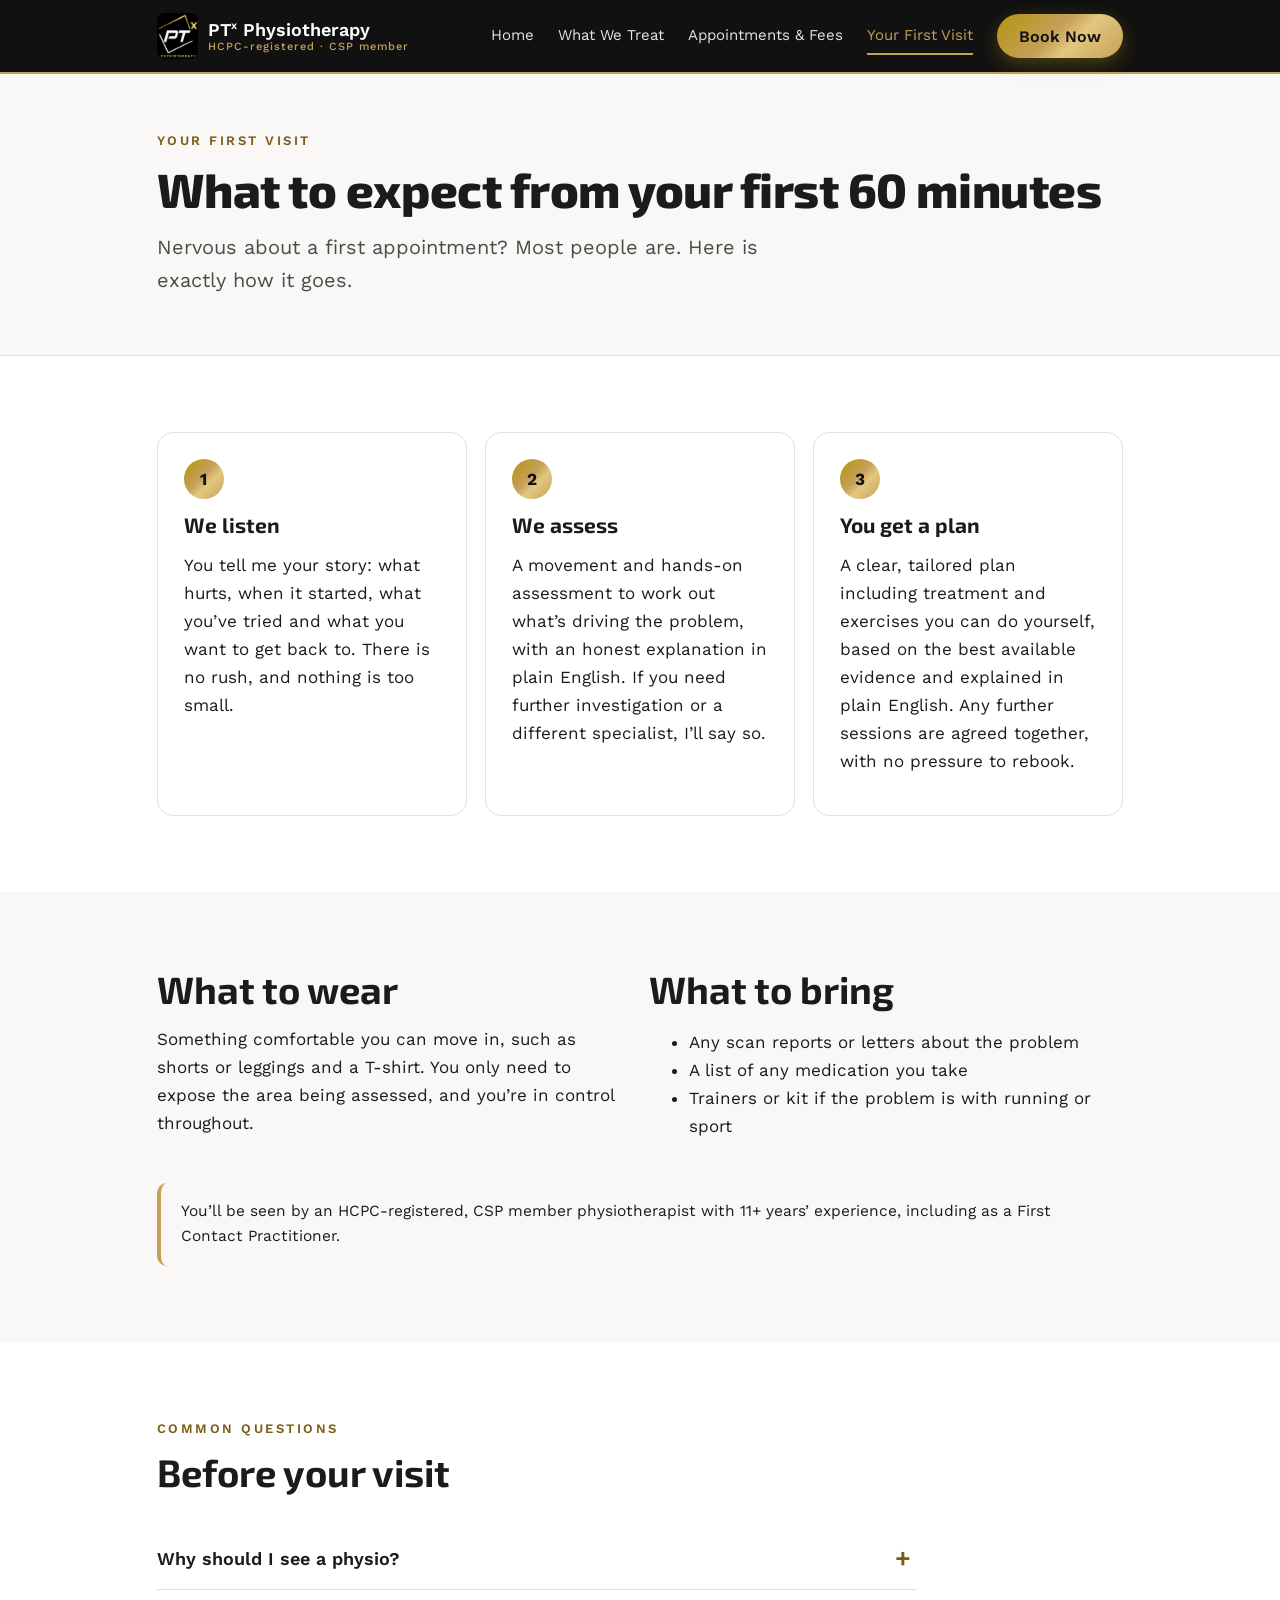
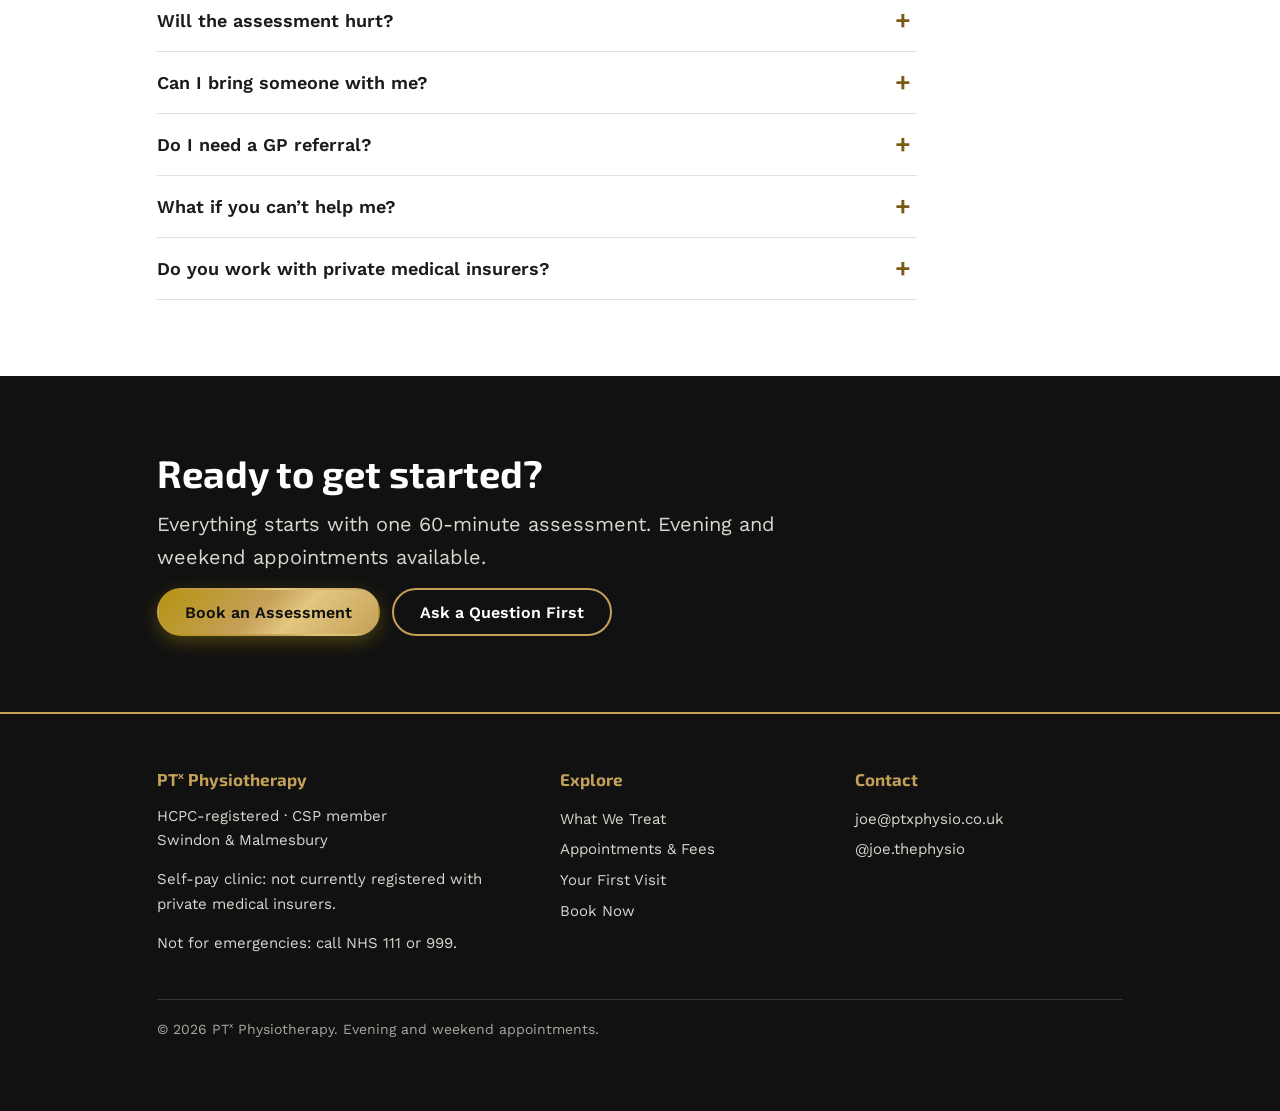
<file: first-visit.html>
<!DOCTYPE html>
<html lang="en-GB">
<head>
  <meta charset="utf-8">
  <meta name="viewport" content="width=device-width, initial-scale=1">
  <title>Your First Visit | PTˣ Physiotherapy</title>
  <meta name="description" content="What happens in your first 60-minute physiotherapy assessment at PTˣ in Swindon and Malmesbury, and what to wear and bring.">
  <meta name="theme-color" content="#111111">
  <!-- Link previews (WhatsApp, Facebook, iMessage, etc.) -->
  <meta property="og:type" content="website">
  <meta property="og:site_name" content="PTˣ Physiotherapy">
  <meta property="og:title" content="Your First Visit | PTˣ Physiotherapy">
  <meta property="og:description" content="What happens in your first 60-minute physiotherapy assessment at PTˣ in Swindon and Malmesbury, and what to wear and bring.">
  <meta property="og:url" content="https://ptxphysio.co.uk/first-visit.html">
  <meta property="og:image" content="https://ptxphysio.co.uk/og-image.jpg">
  <meta property="og:image:width" content="1200">
  <meta property="og:image:height" content="630">
  <meta property="og:image:alt" content="PTˣ Physiotherapy logo">
  <meta name="twitter:card" content="summary_large_image">
  <meta name="twitter:image" content="https://ptxphysio.co.uk/og-image.jpg">
  <link rel="preconnect" href="https://fonts.googleapis.com">
  <link rel="preconnect" href="https://fonts.gstatic.com" crossorigin>
  <link rel="stylesheet" href="https://fonts.googleapis.com/css2?family=Exo+2:ital,wght@0,600;0,700;0,800;1,700;1,800&family=Work+Sans:wght@400;500;600&display=swap">
  <link rel="icon" href="favicon.ico" sizes="any">
  <link rel="icon" type="image/png" sizes="32x32" href="favicon-32.png">
  <link rel="apple-touch-icon" href="apple-touch-icon.png">
  <link rel="stylesheet" href="styles.css">
</head>
<body>
  <a class="skip-link" href="#main">Skip to content</a>

  <!-- ===== SHARED HEADER (copy to every page) ===== -->
  <header class="site-header">
    <div class="header-inner">
      <a class="logo" href="index.html" aria-label="PTˣ Physiotherapy home">
        <img src="ptx-logo.jpg" alt="" width="42" height="46">
        <span>PT<sup>x</sup> Physiotherapy<small>HCPC-registered · CSP member</small></span>
      </a>
      <button class="menu-toggle" aria-label="Menu" aria-expanded="false" aria-controls="site-nav">☰</button>
      <nav class="nav" id="site-nav" aria-label="Main">
        <a href="index.html">Home</a>
        <a href="conditions.html">What We Treat</a>
        <a href="services.html">Appointments &amp; Fees</a>
        <a href="first-visit.html">Your First Visit</a>
        <a class="btn btn-gold" href="book.html">Book Now</a>
      </nav>
    </div>
  </header>

  <main id="main">
    <section class="page-hero">
      <div class="container">
        <p class="eyebrow">Your first visit</p>
        <h1>What to expect from your first 60 minutes</h1>
        <p class="lede">Nervous about a first appointment? Most people are. Here is exactly how it goes.</p>
      </div>
    </section>

    <section class="section">
      <div class="container">
        <div class="steps">
          <div class="step"><h3>We listen</h3><p>You tell me your story: what hurts, when it started, what you’ve tried and what you want to get back to. There is no rush, and nothing is too small.</p></div>
          <div class="step"><h3>We assess</h3><p>A movement and hands-on assessment to work out what’s driving the problem, with an honest explanation in plain English. If you need further investigation or a different specialist, I’ll say so.</p></div>
          <div class="step"><h3>You get a plan</h3><p>A clear, tailored plan including treatment and exercises you can do yourself, based on the best available evidence and explained in plain English. Any further sessions are agreed together, with no pressure to rebook.</p></div>
        </div>
      </div>
    </section>

    <section class="section alt">
      <div class="container">
        <div class="grid two">
          <div><h2>What to wear</h2><p>Something comfortable you can move in, such as shorts or leggings and a T-shirt. You only need to expose the area being assessed, and you’re in control throughout.</p></div>
          <div><h2>What to bring</h2><ul><li>Any scan reports or letters about the problem</li><li>A list of any medication you take</li><li>Trainers or kit if the problem is with running or sport</li></ul></div>
        </div>
        <p class="notice">You’ll be seen by an HCPC-registered, CSP member physiotherapist with 11+ years’ experience, including as a First Contact Practitioner.</p>
      </div>
    </section>

    <section class="section">
      <div class="container">
        <div class="section-head"><p class="eyebrow">Common questions</p><h2>Before your visit</h2></div>
        <div class="faq">
          <div class="faq-item">
            <button class="faq-q" aria-expanded="false" aria-controls="faq-6" id="faq-q-6">Why should I see a physio?</button>
            <div class="faq-a" id="faq-6" role="region" aria-labelledby="faq-q-6" hidden>Physiotherapists are trained to work out why you’re in pain or struggling to move, and to help you recover with exercise, hands-on treatment and clear advice. Seeing one can give you an accurate diagnosis, a plan you can follow and the confidence to manage the problem yourself. Everything I suggest is based on the best available evidence, explained in plain English.</div>
          </div>
          <div class="faq-item">
            <button class="faq-q" aria-expanded="false" aria-controls="faq-1" id="faq-q-1">Will the assessment hurt?</button>
            <div class="faq-a" id="faq-1" role="region" aria-labelledby="faq-q-1" hidden>Some movements may bring on your usual symptoms briefly, because that helps me find the cause. You can stop or ask for a break at any point.</div>
          </div>
          <div class="faq-item">
            <button class="faq-q" aria-expanded="false" aria-controls="faq-2" id="faq-q-2">Can I bring someone with me?</button>
            <div class="faq-a" id="faq-2" role="region" aria-labelledby="faq-q-2" hidden>Yes. You’re welcome to bring a friend or family member.</div>
          </div>
          <div class="faq-item">
            <button class="faq-q" aria-expanded="false" aria-controls="faq-3" id="faq-q-3">Do I need a GP referral?</button>
            <div class="faq-a" id="faq-3" role="region" aria-labelledby="faq-q-3" hidden>No. You can book directly with me, with no referral from your GP.</div>
          </div>
          <div class="faq-item">
            <button class="faq-q" aria-expanded="false" aria-controls="faq-4" id="faq-q-4">What if you can’t help me?</button>
            <div class="faq-a" id="faq-4" role="region" aria-labelledby="faq-q-4" hidden>I’ll tell you honestly, and point you towards who can, whether that’s your GP, further investigation or another specialist.</div>
          </div>
          <div class="faq-item">
            <button class="faq-q" aria-expanded="false" aria-controls="faq-5" id="faq-q-5">Do you work with private medical insurers?</button>
            <div class="faq-a" id="faq-5" role="region" aria-labelledby="faq-q-5" hidden>PT<sup>x</sup> is not currently registered with any private medical insurers, so appointments are self-pay. If your policy lets you claim for physiotherapy outside its approved network, ask your insurer before booking. I can provide a receipt for your records.</div>
          </div>
        </div>
      </div>
    </section>

    <!-- ===== CLOSING CALL TO ACTION ===== -->
    <section class="section dark">
      <div class="container">
        <h2>Ready to get started?</h2>
        <p class="lede">Everything starts with one 60-minute assessment. Evening and weekend appointments available.</p>
        <div class="btn-row"><a class="btn btn-gold" href="book.html">Book an Assessment</a><a class="btn btn-outline" href="mailto:joe@ptxphysio.co.uk">Ask a Question First</a></div>
      </div>
    </section>
  </main>

  <!-- ===== SHARED FOOTER (copy to every page) ===== -->
  <footer class="site-footer">
    <div class="container">
      <div class="footer-grid">
        <div>
          <h3>PT<sup>x</sup> Physiotherapy</h3>
          <p>HCPC-registered · CSP member<br>Swindon &amp; Malmesbury</p>
          <p>Self-pay clinic: not currently registered with private medical insurers.</p>
          <p>Not for emergencies: call NHS 111 or 999.</p>
        </div>
        <div>
          <h3>Explore</h3>
          <a href="conditions.html">What We Treat</a>
          <a href="services.html">Appointments &amp; Fees</a>
          <a href="first-visit.html">Your First Visit</a>
          <a href="book.html">Book Now</a>
        </div>
        <div>
          <h3>Contact</h3>
          <a href="mailto:joe@ptxphysio.co.uk">joe@ptxphysio.co.uk</a>
          <a href="https://www.instagram.com/joe.thephysio/" rel="noopener">@joe.thephysio</a>
        </div>
      </div>
      <p class="legal">© <span id="year">2026</span> PT<sup>x</sup> Physiotherapy. Evening and weekend appointments.</p>
    </div>
  </footer>

  <!-- ===== STICKY MOBILE BAR (shows on phones only) ===== -->
  <div class="mobile-bar">
    <a class="btn btn-gold" href="book.html">Book Online</a>
  </div>

  <script src="script.js"></script>
</body>
</html>
</file>
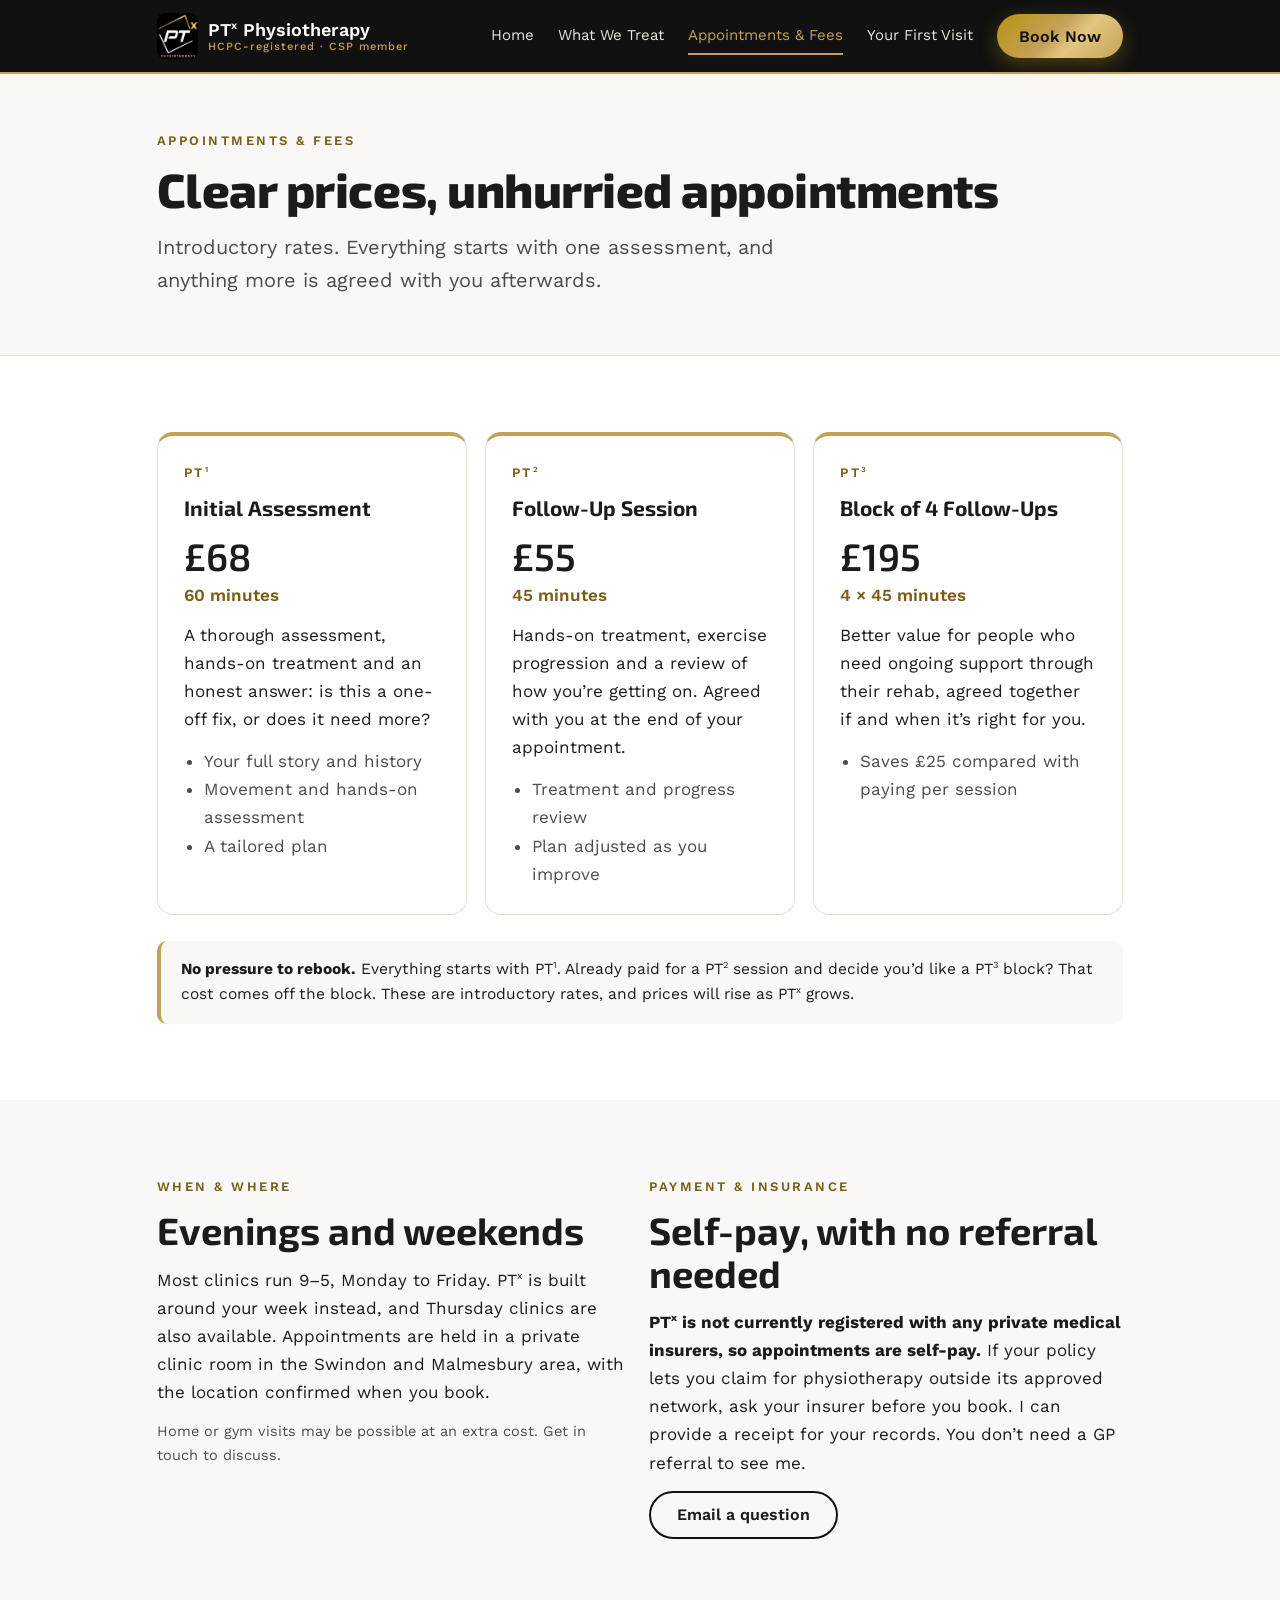
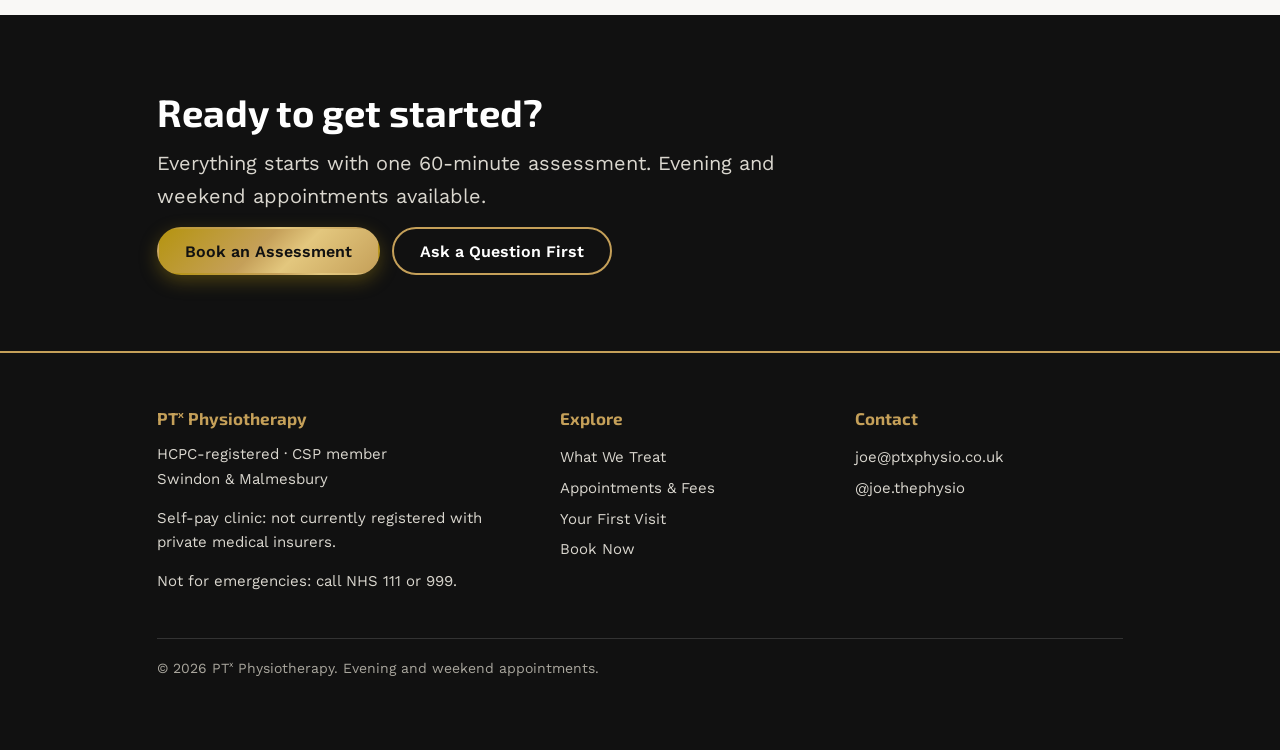
<file: services.html>
<!DOCTYPE html>
<html lang="en-GB">
<head>
  <meta charset="utf-8">
  <meta name="viewport" content="width=device-width, initial-scale=1">
  <title>Appointments & Fees | PTˣ Physiotherapy</title>
  <meta name="description" content="Initial assessments from £68 (60 minutes) and follow-ups from £55 (45 minutes) in Swindon and Malmesbury. Evening and weekend appointments.">
  <meta name="theme-color" content="#111111">
  <!-- Link previews (WhatsApp, Facebook, iMessage, etc.) -->
  <meta property="og:type" content="website">
  <meta property="og:site_name" content="PTˣ Physiotherapy">
  <meta property="og:title" content="Appointments & Fees | PTˣ Physiotherapy">
  <meta property="og:description" content="Initial assessments from £68 (60 minutes) and follow-ups from £55 (45 minutes) in Swindon and Malmesbury. Evening and weekend appointments.">
  <meta property="og:url" content="https://ptxphysio.co.uk/services.html">
  <meta property="og:image" content="https://ptxphysio.co.uk/og-image.jpg">
  <meta property="og:image:width" content="1200">
  <meta property="og:image:height" content="630">
  <meta property="og:image:alt" content="PTˣ Physiotherapy logo">
  <meta name="twitter:card" content="summary_large_image">
  <meta name="twitter:image" content="https://ptxphysio.co.uk/og-image.jpg">
  <link rel="preconnect" href="https://fonts.googleapis.com">
  <link rel="preconnect" href="https://fonts.gstatic.com" crossorigin>
  <link rel="stylesheet" href="https://fonts.googleapis.com/css2?family=Exo+2:ital,wght@0,600;0,700;0,800;1,700;1,800&family=Work+Sans:wght@400;500;600&display=swap">
  <link rel="icon" href="favicon.ico" sizes="any">
  <link rel="icon" type="image/png" sizes="32x32" href="favicon-32.png">
  <link rel="apple-touch-icon" href="apple-touch-icon.png">
  <link rel="stylesheet" href="styles.css">
</head>
<body>
  <a class="skip-link" href="#main">Skip to content</a>

  <!-- ===== SHARED HEADER (copy to every page) ===== -->
  <header class="site-header">
    <div class="header-inner">
      <a class="logo" href="index.html" aria-label="PTˣ Physiotherapy home">
        <img src="ptx-logo.jpg" alt="" width="42" height="46">
        <span>PT<sup>x</sup> Physiotherapy<small>HCPC-registered · CSP member</small></span>
      </a>
      <button class="menu-toggle" aria-label="Menu" aria-expanded="false" aria-controls="site-nav">☰</button>
      <nav class="nav" id="site-nav" aria-label="Main">
        <a href="index.html">Home</a>
        <a href="conditions.html">What We Treat</a>
        <a href="services.html">Appointments &amp; Fees</a>
        <a href="first-visit.html">Your First Visit</a>
        <a class="btn btn-gold" href="book.html">Book Now</a>
      </nav>
    </div>
  </header>

  <main id="main">
    <section class="page-hero">
      <div class="container">
        <p class="eyebrow">Appointments &amp; fees</p>
        <h1>Clear prices, unhurried appointments</h1>
        <p class="lede">Introductory rates. Everything starts with one assessment, and anything more is agreed with you afterwards.</p>
      </div>
    </section>

    <section class="section">
      <div class="container">
        <div class="grid three">
          <article class="price-card">
            <p class="eyebrow">PT<sup>1</sup></p>
            <h3>Initial Assessment</h3>
            <p class="amount">£68</p><p class="meta">60 minutes</p>
            <p>A thorough assessment, hands-on treatment and an honest answer: is this a one-off fix, or does it need more?</p>
            <ul><li>Your full story and history</li><li>Movement and hands-on assessment</li><li>A tailored plan</li></ul>
          </article>
          <article class="price-card">
            <p class="eyebrow">PT<sup>2</sup></p>
            <h3>Follow-Up Session</h3>
            <p class="amount">£55</p><p class="meta">45 minutes</p>
            <p>Hands-on treatment, exercise progression and a review of how you’re getting on. Agreed with you at the end of your appointment.</p>
            <ul><li>Treatment and progress review</li><li>Plan adjusted as you improve</li></ul>
          </article>
          <article class="price-card">
            <p class="eyebrow">PT<sup>3</sup></p>
            <h3>Block of 4 Follow-Ups</h3>
            <p class="amount">£195</p><p class="meta">4 × 45 minutes</p>
            <p>Better value for people who need ongoing support through their rehab, agreed together if and when it’s right for you.</p>
            <ul><li>Saves £25 compared with paying per session</li></ul>
          </article>
        </div>
        <p class="notice"><strong>No pressure to rebook.</strong> Everything starts with PT<sup>1</sup>. Already paid for a PT<sup>2</sup> session and decide you’d like a PT<sup>3</sup> block? That cost comes off the block. These are introductory rates, and prices will rise as PT<sup>x</sup> grows.</p>
      </div>
    </section>

    <section class="section alt">
      <div class="container">
        <div class="grid two">
          <div>
            <p class="eyebrow">When &amp; where</p>
            <h2>Evenings and weekends</h2>
            <p>Most clinics run 9–5, Monday to Friday. PT<sup>x</sup> is built around your week instead, and Thursday clinics are also available. Appointments are held in a private clinic room in the Swindon and Malmesbury area, with the location confirmed when you book.</p>
            <p class="micro">Home or gym visits may be possible at an extra cost. Get in touch to discuss.</p>
          </div>
          <div>
            <p class="eyebrow">Payment &amp; insurance</p>
            <h2>Self-pay, with no referral needed</h2>
            <p><strong>PT<sup>x</sup> is not currently registered with any private medical insurers, so appointments are self-pay.</strong> If your policy lets you claim for physiotherapy outside its approved network, ask your insurer before you book. I can provide a receipt for your records. You don’t need a GP referral to see me.</p>
            <a class="btn btn-outline" href="mailto:joe@ptxphysio.co.uk?subject=Question%20about%20payment">Email a question</a>
          </div>
        </div>
      </div>
    </section>

    <!-- ===== CLOSING CALL TO ACTION ===== -->
    <section class="section dark">
      <div class="container">
        <h2>Ready to get started?</h2>
        <p class="lede">Everything starts with one 60-minute assessment. Evening and weekend appointments available.</p>
        <div class="btn-row"><a class="btn btn-gold" href="book.html">Book an Assessment</a><a class="btn btn-outline" href="mailto:joe@ptxphysio.co.uk">Ask a Question First</a></div>
      </div>
    </section>
  </main>

  <!-- ===== SHARED FOOTER (copy to every page) ===== -->
  <footer class="site-footer">
    <div class="container">
      <div class="footer-grid">
        <div>
          <h3>PT<sup>x</sup> Physiotherapy</h3>
          <p>HCPC-registered · CSP member<br>Swindon &amp; Malmesbury</p>
          <p>Self-pay clinic: not currently registered with private medical insurers.</p>
          <p>Not for emergencies: call NHS 111 or 999.</p>
        </div>
        <div>
          <h3>Explore</h3>
          <a href="conditions.html">What We Treat</a>
          <a href="services.html">Appointments &amp; Fees</a>
          <a href="first-visit.html">Your First Visit</a>
          <a href="book.html">Book Now</a>
        </div>
        <div>
          <h3>Contact</h3>
          <a href="mailto:joe@ptxphysio.co.uk">joe@ptxphysio.co.uk</a>
          <a href="https://www.instagram.com/joe.thephysio/" rel="noopener">@joe.thephysio</a>
        </div>
      </div>
      <p class="legal">© <span id="year">2026</span> PT<sup>x</sup> Physiotherapy. Evening and weekend appointments.</p>
    </div>
  </footer>

  <!-- ===== STICKY MOBILE BAR (shows on phones only) ===== -->
  <div class="mobile-bar">
    <a class="btn btn-gold" href="book.html">Book Online</a>
  </div>

  <script src="script.js"></script>
</body>
</html>
</file>
<file: styles.css>
/* ==========================================================================
   PTx Physiotherapy: shared stylesheet
   Design system: black, white and gold (matched to the logo).
   Sections: 1 Tokens · 2 Base · 3 Layout · 4 Buttons · 5 Header/Nav · 6 Hero
             7 Credential strip · 8 Clinical edge · 9 Cards · 10 Finder
             11 FAQ · 12 Condition filters · 13 Footer · 14 Mobile bar
   ========================================================================== */

/* 1. TOKENS ------------------------------------------------------------- */
:root {
  --black: #111111;        /* headers, footer, contrast blocks */
  --white: #FFFFFF;
  --alabaster: #F9F8F6;    /* warm section background */
  --gold: #C5A059;         /* accents, borders, buttons */
  --gold-deep: #B59410;    /* gradient depth */
  --gold-text: #7A5C14;    /* gold for TEXT on light backgrounds (passes AA) */
  --gold-light: #E3C77E;
  --text: #1B1B1A;
  --muted: #4B4B47;
  --line: #E4E0D6;
  --gold-grad: linear-gradient(135deg, #B59410 0%, #C5A059 45%, #E3C77E 62%, #C5A059 100%);
  --radius: 16px;
  --shadow: 0 14px 34px rgba(17, 17, 17, 0.10);
  --font-head: 'Exo 2', 'Segoe UI', system-ui, -apple-system, sans-serif;   /* sporty, slightly italic-feeling sans, echoing the logo lettering */
  --font-body: 'Work Sans', system-ui, -apple-system, 'Segoe UI', sans-serif;
  --header-h: 72px;
}

/* 2. BASE --------------------------------------------------------------- */
*, *::before, *::after { box-sizing: border-box; }
html { scroll-behavior: smooth; scroll-padding-top: calc(var(--header-h) + 12px); }
@media (prefers-reduced-motion: reduce) { html { scroll-behavior: auto; } * { transition: none !important; } }
body { margin: 0; font: 400 17px/1.65 var(--font-body); color: var(--text); background: var(--white); }
h1, h2, h3 { font-family: var(--font-head); font-weight: 700; line-height: 1.12; margin: 0 0 14px; color: inherit; }
h1 { font-size: clamp(32px, 5vw, 54px); letter-spacing: -0.01em; font-weight: 800; }
h2 { font-size: clamp(27px, 3.8vw, 38px); }
h3 { font-size: 21px; }
p { margin: 0 0 14px; }
a { color: inherit; }
img { max-width: 100%; height: auto; }
:focus-visible { outline: 3px solid var(--gold-deep); outline-offset: 3px; }
.skip-link { position: absolute; left: -999px; top: 8px; background: var(--gold); color: var(--black); padding: 10px 16px; z-index: 100; border-radius: 8px; }
.skip-link:focus { left: 8px; }
.eyebrow { font-size: 13px; font-weight: 600; letter-spacing: 2.5px; text-transform: uppercase; color: var(--gold-text); margin: 0 0 12px; }
.dark .eyebrow { color: var(--gold); }
.lede { font-size: clamp(17px, 2.1vw, 20px); color: var(--muted); max-width: 620px; }
.dark .lede, .dark p { color: #DAD7CF; }

/* 3. LAYOUT ------------------------------------------------------------- */
.container { max-width: 1120px; margin: 0 auto; padding: 0 6vw; }
.section { padding: 76px 0; }
.section.alt { background: var(--alabaster); }
.section.dark { background: var(--black); color: var(--white); }
.grid { display: grid; gap: 18px; }
@media (min-width: 700px) { .grid.two { grid-template-columns: repeat(2, 1fr); } .grid.three { grid-template-columns: repeat(3, 1fr); } }

/* 4. BUTTONS ------------------------------------------------------------ */
.btn { display: inline-flex; align-items: center; justify-content: center; min-height: 48px; padding: 12px 26px; border-radius: 999px; font: 600 16px var(--font-body); text-decoration: none; cursor: pointer; border: 2px solid transparent; transition: transform .15s, box-shadow .15s; }
.btn:hover { transform: translateY(-1px); }
.btn-gold { background: var(--gold-grad); color: var(--black); box-shadow: 0 6px 18px rgba(181, 148, 16, 0.35); }
.btn-dark { background: var(--black); color: var(--white); }
.btn-outline { background: transparent; color: var(--text); border-color: var(--black); }
.dark .btn-outline { color: var(--white); border-color: var(--gold); }
.btn-row { display: flex; flex-direction: column; gap: 12px; }
@media (min-width: 560px) { .btn-row { flex-direction: row; } }

/* 5. HEADER & NAVIGATION ------------------------------------------------ */
.site-header { position: sticky; top: 0; z-index: 50; background: var(--black); color: var(--white); border-bottom: 2px solid var(--gold); }
.header-inner { max-width: 1120px; margin: 0 auto; padding: 0 6vw; min-height: var(--header-h); display: flex; align-items: center; justify-content: space-between; gap: 16px; }
.logo { display: flex; align-items: center; gap: 10px; text-decoration: none; font: 600 18px/1.2 var(--font-body); }
sup { font-size: 0.6em; line-height: 0; }
.logo img { height: 46px; width: auto; border-radius: 8px; }
.logo small { display: block; font: 500 11px var(--font-body); letter-spacing: 1px; color: var(--gold); }
.nav { display: none; align-items: center; gap: 24px; font-size: 15px; }
.nav a { text-decoration: none; color: #E8E5DC; padding: 6px 0; border-bottom: 2px solid transparent; }
.nav a:hover, .nav a[aria-current="page"] { color: var(--gold); border-bottom-color: var(--gold); }
.nav .btn { color: var(--black); border: 0; padding: 10px 22px; min-height: 44px; }
.nav .btn:hover { color: var(--black); }
.menu-toggle { background: none; border: 1px solid var(--gold); color: var(--white); border-radius: 10px; width: 46px; height: 46px; font-size: 22px; cursor: pointer; }
.nav.open { display: flex; flex-direction: column; align-items: stretch; position: absolute; left: 0; right: 0; top: 100%; background: var(--black); padding: 18px 6vw 26px; border-bottom: 2px solid var(--gold); }
@media (min-width: 900px) { .nav { display: flex; } .menu-toggle { display: none; } }

/* 6. HERO --------------------------------------------------------------- */
.hero { padding: 56px 0 64px; background: var(--alabaster); }
.hero-grid { display: grid; gap: 36px; align-items: center; }
@media (min-width: 900px) { .hero-grid { grid-template-columns: 1.3fr 0.7fr; gap: 60px; } .hero { padding: 84px 0; } }
.hero h1 em { font-style: italic; color: var(--gold-text); }   /* the slant echoes the logo */
.hero .btn-row { margin-top: 26px; }
.micro { font-size: 14.5px; color: var(--muted); margin-top: 14px; }
.logo-card { background: var(--white); border: 1px solid var(--line); border-radius: 24px; padding: 22px; box-shadow: var(--shadow); text-align: center; }
.logo-card .tile { border-radius: 16px; overflow: hidden; background: #000; box-shadow: 0 0 0 2px var(--gold); max-width: 290px; margin: 0 auto 16px; }
.logo-card .tile img { display: block; width: 100%; }
.logo-card .photo { border-radius: 16px; overflow: hidden; box-shadow: 0 0 0 2px var(--gold); max-width: 290px; margin: 0 auto 16px; aspect-ratio: 4 / 5; background: var(--alabaster); }
.logo-card .photo img { display: block; width: 100%; height: 100%; object-fit: cover; }
.logo-card p { font-size: 15px; color: var(--muted); margin: 0; }
.logo-card b { display: block; font: 600 19px var(--font-head); color: var(--text); margin-bottom: 4px; }

/* 7. CREDENTIAL STRIP --------------------------------------------------- */
.cred-strip { background: var(--black); color: var(--white); border-top: 2px solid var(--gold); border-bottom: 2px solid var(--gold); }
.cred-list { list-style: none; margin: 0; padding: 22px 0; display: grid; gap: 14px; }
@media (min-width: 760px) { .cred-list { grid-template-columns: repeat(4, 1fr); } }
.cred-list li { display: flex; align-items: center; gap: 12px; font-weight: 500; font-size: 15.5px; line-height: 1.35; }
.cred-list li::before { content: "✓"; flex: none; width: 30px; height: 30px; border-radius: 50%; background: var(--gold-grad); color: var(--black); display: grid; place-items: center; font-weight: 700; }

/* 8. CLINICAL EDGE ------------------------------------------------------ */
.edge-card { border: 1px solid var(--gold); border-radius: var(--radius); padding: 28px; background: #1A1A19; }
.edge-card h3 { color: var(--gold); }
.edge-card ul { margin: 12px 0 0; padding-left: 20px; color: #DAD7CF; }
.edge-card li { margin-bottom: 6px; }
.time-pills { display: flex; flex-wrap: wrap; gap: 10px; margin: 14px 0 0; }
.pill { background: var(--gold-grad); color: var(--black); font-weight: 600; border-radius: 999px; padding: 6px 16px; font-size: 14.5px; }

/* 9. CARDS (scope / conditions) ---------------------------------------- */
.card { display: block; background: var(--white); border: 1px solid var(--line); border-top: 3px solid var(--gold); border-radius: var(--radius); padding: 24px; text-decoration: none; color: var(--text); transition: transform .18s, box-shadow .18s, border-color .18s; }
.card:hover, .card:focus-visible { transform: translateY(-4px); box-shadow: var(--shadow); border-color: var(--gold-deep); }
.card p { color: var(--muted); font-size: 16px; margin: 0; }
.card .more { display: inline-block; margin-top: 12px; font-weight: 600; font-size: 15px; color: var(--gold-text); }
.section-head { max-width: 680px; margin-bottom: 34px; }

/* 10. APPOINTMENT FINDER ----------------------------------------------- */
.finder { background: var(--white); border: 1px solid var(--line); border-radius: 22px; padding: 28px; box-shadow: var(--shadow); max-width: 760px; }
.finder .q { font-weight: 600; margin: 0 0 8px; }
.opts { display: flex; flex-wrap: wrap; gap: 10px; margin-bottom: 22px; }
.opt { min-height: 48px; padding: 10px 20px; border-radius: 12px; border: 2px solid var(--line); background: var(--white); color: var(--text); font: 500 16px var(--font-body); cursor: pointer; }
.opt:hover { border-color: var(--gold); }
.opt[aria-pressed="true"] { background: var(--black); border-color: var(--black); color: var(--white); }
.result-card { border: 2px solid var(--gold); border-radius: var(--radius); padding: 22px; background: var(--alabaster); }
.result-card .price { font-weight: 600; color: var(--gold-text); }

/* 11. FAQ ACCORDION ----------------------------------------------------- */
.faq { max-width: 760px; }
.faq-item { border-bottom: 1px solid var(--line); }
.faq-q { width: 100%; text-align: left; background: none; border: 0; padding: 20px 40px 20px 0; font: 600 18px var(--font-body); color: var(--text); cursor: pointer; position: relative; }
.faq-q::after { content: "+"; position: absolute; right: 6px; top: 50%; transform: translateY(-50%); font-size: 26px; color: var(--gold-text); }
.faq-q[aria-expanded="true"]::after { content: "–"; }
.faq-a { padding: 0 0 20px; color: var(--muted); }
.faq-a[hidden] { display: none; }

/* 12. CONDITION FILTERS (used on conditions.html) ---------------------- */
.filters { display: flex; flex-wrap: wrap; gap: 10px; margin-bottom: 26px; }
.filter-btn { min-height: 44px; padding: 8px 18px; border-radius: 999px; border: 2px solid var(--black); background: transparent; font: 600 15px var(--font-body); cursor: pointer; color: var(--text); }
.filter-btn[aria-pressed="true"] { background: var(--black); color: var(--gold); }
[data-category][hidden] { display: none; }

/* 12b. INSTAGRAM SECTION ------------------------------------------------ */
.insta-head { display: flex; flex-wrap: wrap; align-items: flex-end; justify-content: space-between; gap: 16px; margin-bottom: 26px; }
.insta-head h2 { margin-bottom: 0; }

/* 13. FOOTER ------------------------------------------------------------ */
.site-footer { background: var(--black); color: #DAD7CF; padding: 56px 0 calc(56px + 76px); border-top: 2px solid var(--gold); font-size: 15px; }
.footer-grid { display: grid; gap: 28px; }
@media (min-width: 760px) { .footer-grid { grid-template-columns: 1.4fr 1fr 1fr; } .site-footer { padding-bottom: 56px; } }
.site-footer h3 { color: var(--gold); font-size: 17px; }
.site-footer a { text-decoration: none; display: block; padding: 3px 0; }
.site-footer a:hover { color: var(--gold); }
.legal { border-top: 1px solid #333; margin-top: 30px; padding-top: 18px; font-size: 14px; color: #A9A69D; }

/* 14. STICKY MOBILE BAR (Call Clinic + Book Online) -------------------- */
.mobile-bar { position: fixed; left: 0; right: 0; bottom: 0; z-index: 60; display: flex; gap: 10px; padding: 10px 5vw calc(10px + env(safe-area-inset-bottom, 0px)); background: var(--black); border-top: 2px solid var(--gold); }
.mobile-bar .btn { flex: 1; padding: 12px 10px; }
.mobile-bar .btn-outline { color: var(--white); border-color: var(--gold); }
@media (min-width: 768px) { .mobile-bar { display: none; } }

/* 15. INNER PAGES (conditions, services, first visit, book) ------------- */
.page-hero { background: var(--alabaster); padding: 56px 0 44px; border-bottom: 1px solid var(--line); }
.page-hero h1 { font-size: clamp(32px, 4.6vw, 48px); }
.notice { background: var(--alabaster); border-left: 4px solid var(--gold); border-radius: 10px; padding: 16px 20px; margin: 26px 0 0; font-size: 15.5px; }
.notice.urgent { border-left-color: #B3261E; background: #FFF6F5; }
.cond h3 { margin-bottom: 6px; }
.cond h4 { font: 600 15px var(--font-body); letter-spacing: .5px; text-transform: uppercase; color: var(--gold-text); margin: 16px 0 4px; }
.cond ul { margin: 0; padding-left: 20px; color: var(--muted); font-size: 16px; }
.cond { cursor: default; }
.cond:hover { transform: none; box-shadow: var(--shadow); }
.price-card { background: var(--white); border: 1px solid var(--line); border-top: 4px solid var(--gold); border-radius: var(--radius); padding: 26px; }
.price-card .amount { font: 600 38px var(--font-head); color: var(--text); margin: 6px 0 2px; }
.price-card .meta { color: var(--gold-text); font-weight: 600; margin-bottom: 12px; }
.price-card ul { padding-left: 20px; color: var(--muted); margin: 10px 0 0; }
.steps { counter-reset: step; display: grid; gap: 18px; }
@media (min-width: 760px) { .steps { grid-template-columns: repeat(3, 1fr); } }
.step { background: var(--white); border: 1px solid var(--line); border-radius: var(--radius); padding: 26px; }
.step::before { counter-increment: step; content: counter(step); display: grid; place-items: center; width: 40px; height: 40px; border-radius: 50%; background: var(--gold-grad); color: var(--black); font-weight: 700; margin-bottom: 14px; }
.badges { list-style: none; padding: 0; margin: 0 0 24px; display: flex; flex-wrap: wrap; gap: 8px 22px; font-weight: 500; }
.badges li::before { content: "✓ "; color: var(--gold-text); font-weight: 700; }
.form { display: grid; gap: 14px; max-width: 640px; }
.field { display: grid; gap: 6px; font-size: 14.5px; color: var(--muted); }
.field input, .field select, .field textarea { font: 400 16px var(--font-body); color: var(--text); background: var(--white); border: 1px solid #C9C4B6; border-radius: 12px; padding: 12px 14px; width: 100%; }
.field textarea { min-height: 120px; }
.field-row { display: grid; gap: 14px; } @media (min-width: 560px) { .field-row { grid-template-columns: 1fr 1fr; } }
.consent { display: flex; gap: 10px; align-items: flex-start; font-size: 15px; color: var(--text); }
.consent input { margin-top: 5px; flex: none; }
details.privacy { max-width: 640px; margin-top: 22px; border: 1px solid var(--line); border-radius: 12px; padding: 14px 18px; font-size: 15px; color: var(--muted); }
details.privacy summary { cursor: pointer; font-weight: 600; color: var(--text); }
#cliniko-embed iframe { width: 100%; min-height: 600px; border: 0; border-radius: 16px; background: var(--white); }
</file>
